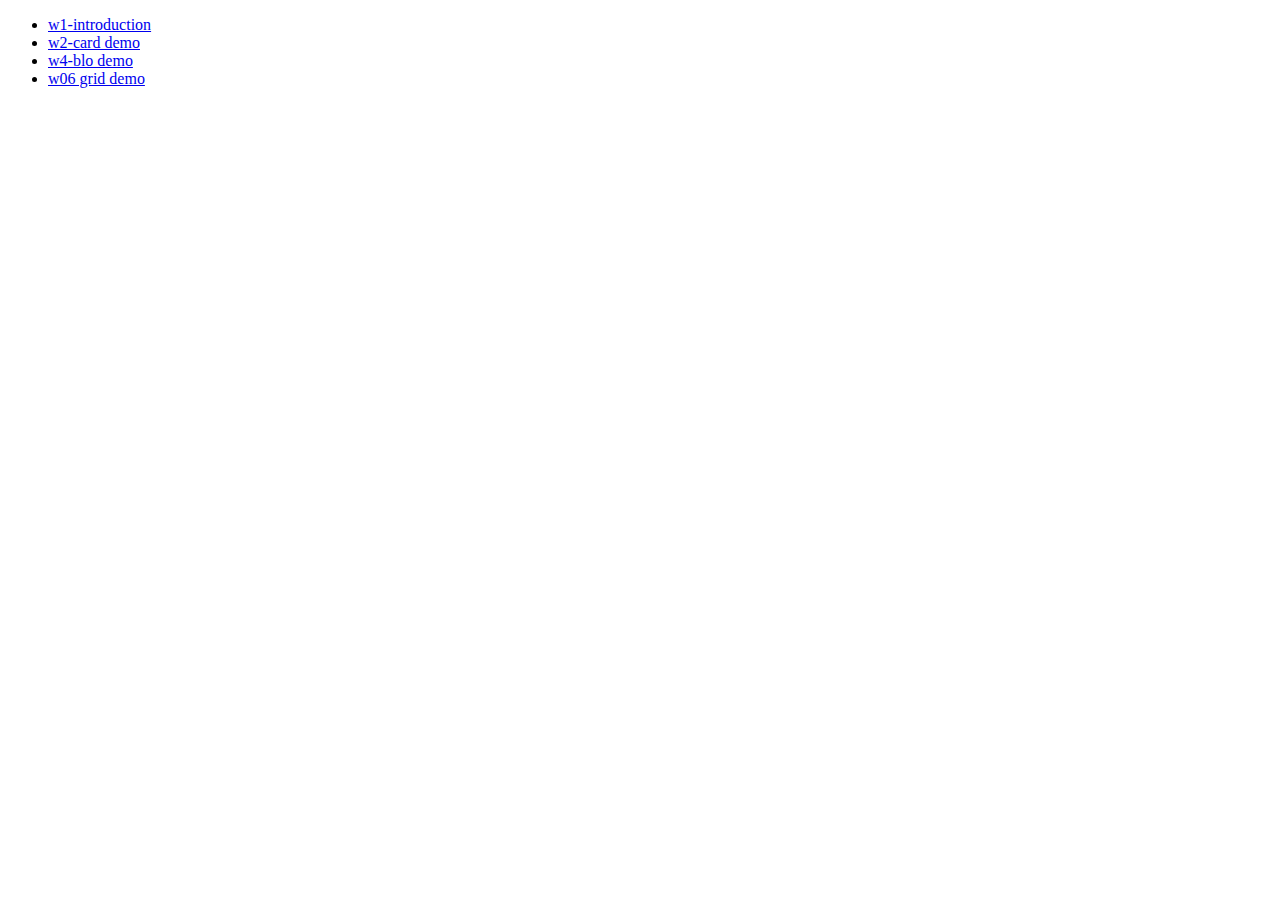
<file: index.html>
<!DOCTYPE html>
<html lang="en">
<head>
    <meta charset="UTF-8">
    <meta http-equiv="X-UA-Compatible" content="IE=edge">
    <meta name="viewport" content="width=device-width, initial-scale=1.0">
    <title>My homepage</title>
</head>
<body>


    
    <div>

      <ul>
        <li>
            <a href="./demo/w01_11/">w1-introduction</a>
        </li>
            <li>
                <a href="./demo/w02_11/card_11.html" >w2-card demo</a>
            </li>
            <li>
                <a href="./demo/w04_11/blog_11.html">w4-blo demo</a>
            </li>
            <li>
                <a href="./demo/w06_11/blog_11.html" >w06 grid demo</a>
            </li>

        </ul>
    </div>
</body>
</file>
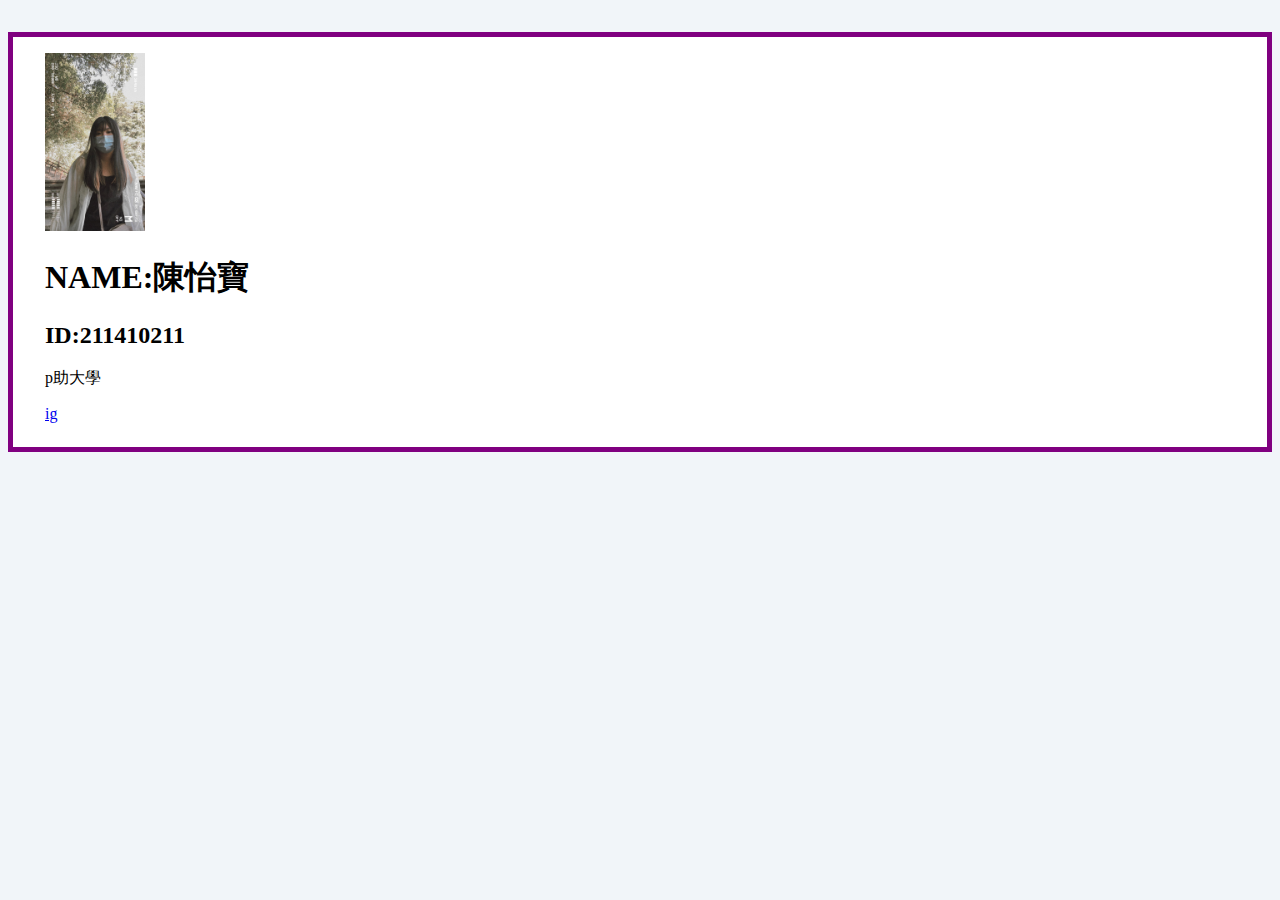
<file: demo/w01_11/index.html>
<!DOCTYPE html>
<html lang="en">
    <head>
        <meta charset="UTF-8">
        <meta http-equiv="X-UA-Compatible" content="IE=edge">
        <meta name="viewport" content="width=device-width, initial-scale=1.0">
        <title>Introduction</title>
    </head>
    <body>
        <style>
            body{
                background:#f1f5f9;
            }
            .container{
                background:#fff;
                max-height: 1000PX;
                margin: 2rem auto;
                border: 5px solid purple;
                padding: 1rem 2rem 1.5rem 2rem;
            }
            img{
                margin:0 auto ;
            }
        </style>
        <div class="container">
        <img src="./IMG_2625.png" width="100" alt="下載">
        <h1>NAME:陳怡寶</h1>
        <h2>ID:211410211</h2>
        <P>p助大學</P>
        <a href="https://www.instagram.com/yb0519.x_x/">ig</a>
        <div>
    </body>
</html>
</file>
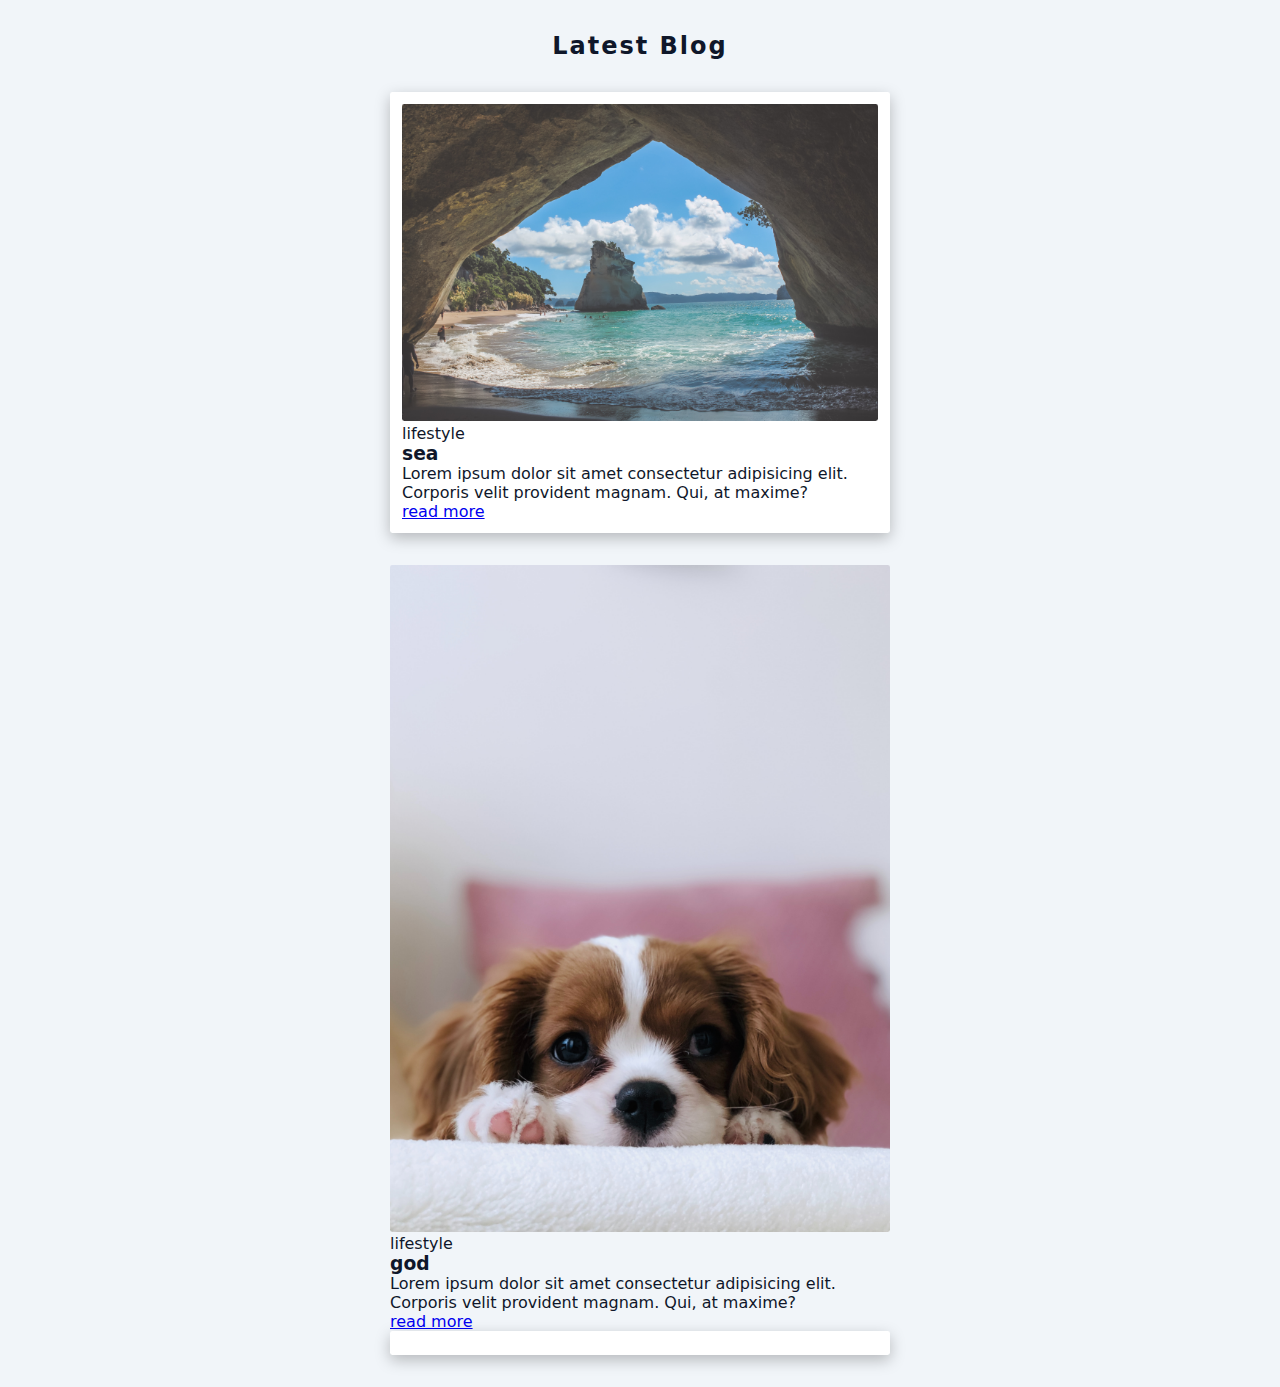
<file: w03_11/blog_11.html>
<!DOCTYPE html>
<html lang="en">
  <head>
    <meta charset="UTF-8"/>
    <meta hppt-equiv="X-UA-compatible" content="IE=edge"/>
    <meta name="viewport" content="width=device-width, inital-scale=1.0">
    <title>Blog Demo</title>
    <link rel="stylesheet" href="./blog_11.css" />
  </head>
  <body>
        <section ciass="blogs">
            <!--Blogs,all the settings will put in here.-->
            <div class="section-title">
                <h2>latest blog</h2>
            </div>
            <!--Two blogs' content will be here.-->
            <div class="blogs-center">
                <!--Blogs one.-->
                <article class="blog">
                    <!--Image-->
                    <img
                    src="./jpg/marina-YmQ0-nmWcV0-unsplash.jpg"
                    alt="sea photo"
                    class="img blog-img"
                    />
                    <!--Contents.-->
                    <span>lifestyle</span>
                    <h3>sea</h3>
                    <p>Lorem ipsum dolor sit amet consectetur adipisicing elit. Corporis velit provident magnam. Qui, at maxime?</p>
                    <a href="#">read more</a>
                </article>
                <!--Blogs<article class="blog">
                    <!--Image-->
                    <img
                    src="./jpg/t-r-photography-TzjMd7i5WQI-unsplash.jpg"
                    alt="dog photo"
                    class="img blog-img"
                    />
                    <!--Contents.-->
                    <span>lifestyle</span>
                    <h3>god</h3>
                    <p>Lorem ipsum dolor sit amet consectetur adipisicing elit. Corporis velit provident magnam. Qui, at maxime?</p>
                    <a href="#">read more</a>
                </article two.-->


                <article class="blog">

                </article>
            </div>
        </section>
  </body>
</html>
</file>
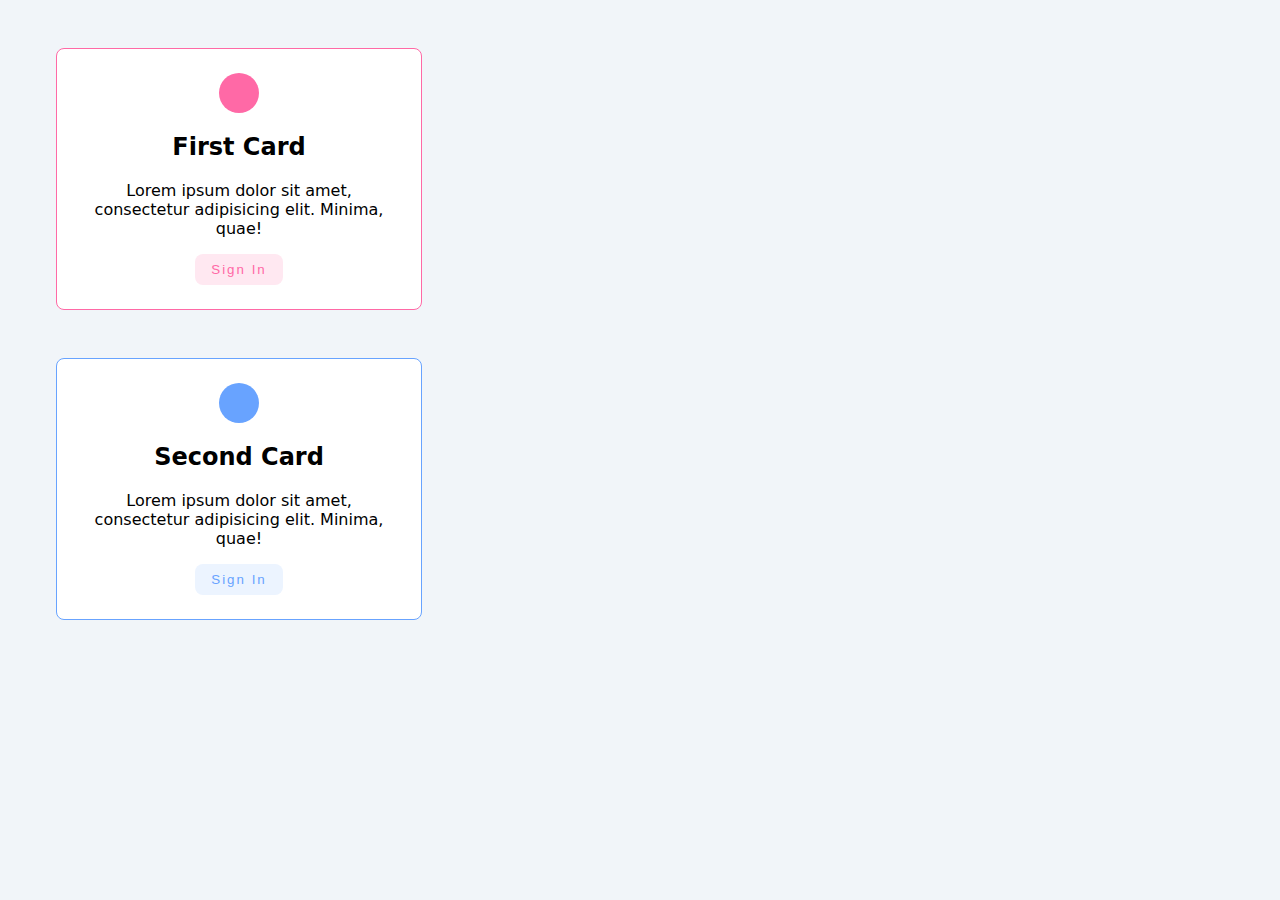
<file: demo/cards/card_xx.html>
<!DOCTYPE html>
<html lang="en">
  <head>
    <meta charset="UTF-8" />
    <meta http-equiv="X-UA-Compatible" content="IE=edge" />
    <meta name="viewport" content="width=device-width, initial-scale=1.0" />
    <title>Card Demo</title>
    <link rel="stylesheet" href="./card_xx.css" />
  </head>
  <body>
    <div class="card card-1">
      <div class="icon"></div>
      <h2>First Card</h2>
      <p>
        Lorem ipsum dolor sit amet, consectetur adipisicing elit. Minima, quae!
      </p>
      <button class="btn btn-1">sign in</button>
    </div>
    <div class="card card-2">
      <div class="icon"></div>
      <h2>Second Card</h2>
      <p>
        Lorem ipsum dolor sit amet, consectetur adipisicing elit. Minima, quae!
      </p>
      <button class="btn btn-2">sign in</button>
    </div>
  </body>
</html>
</file>
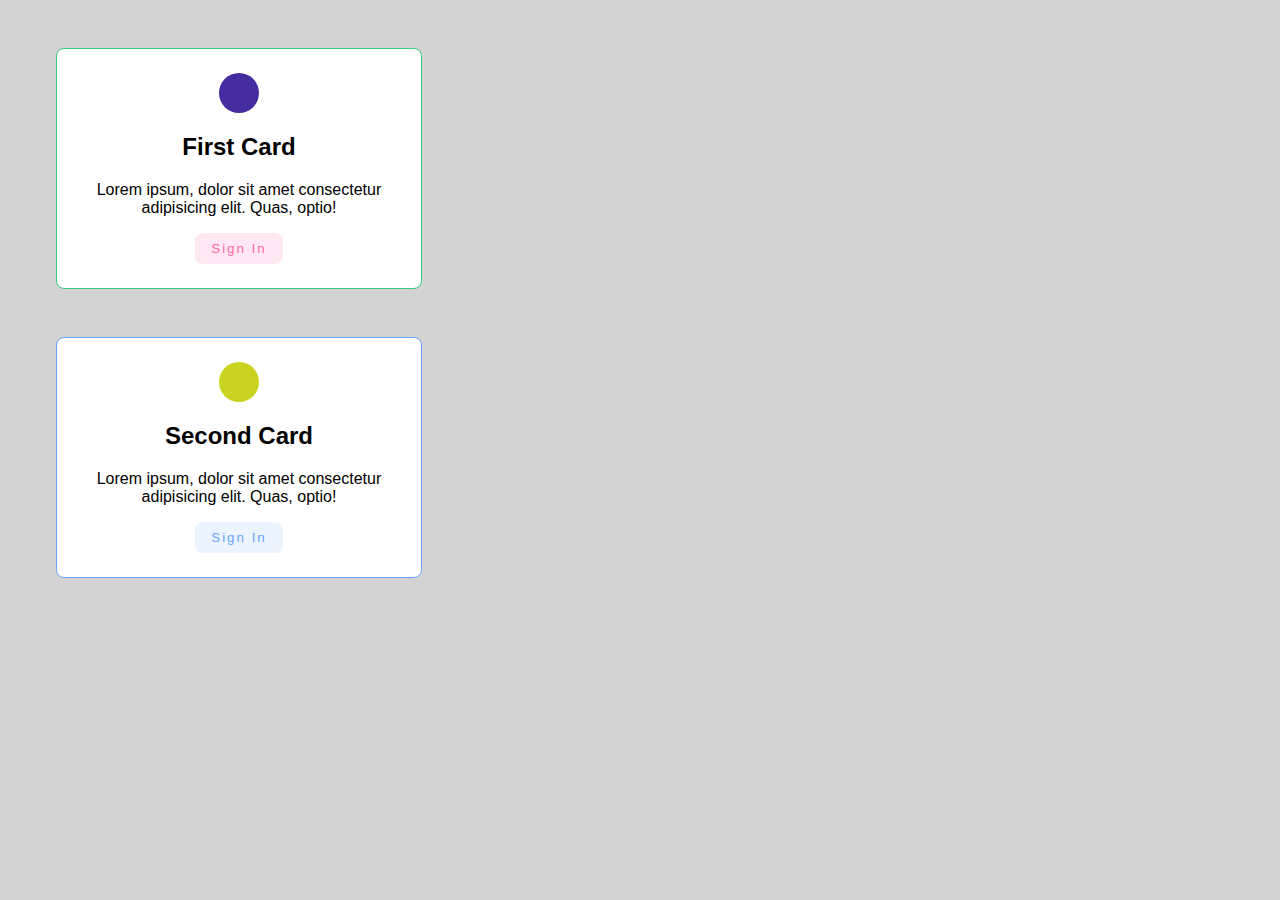
<file: demo/w02_11/card_11.html>
<!DOCTYPE html>
<html lang="en">
  <head>
    <meta charset="UTF-8" />
    <meta http-equiv="X-UA-Compatible" content="IE=edge" />
    <meta name="viewport" content="width=device-width, initial-scale=1.0" />
    <title>Card Demo</title>
    <link rel="stylesheet" href="./card_11.css" />
  </head>
  <body>
    <div class="card card-1">
      <div class="icon"></div>
      <h2>First Card</h2>
      <p>
        Lorem ipsum, dolor sit amet consectetur adipisicing elit. Quas, optio!
      </p>
      <button class="button button-1">sign in</button>
    </div>
    <div class="card card-2">
      <div class="icon"></div>
      <h2>Second Card</h2>
      <p>
        Lorem ipsum, dolor sit amet consectetur adipisicing elit. Quas, optio!
      </p>
      <button class="button button-2">sign in</button>
    </div>
  </body>
</html>
</file>
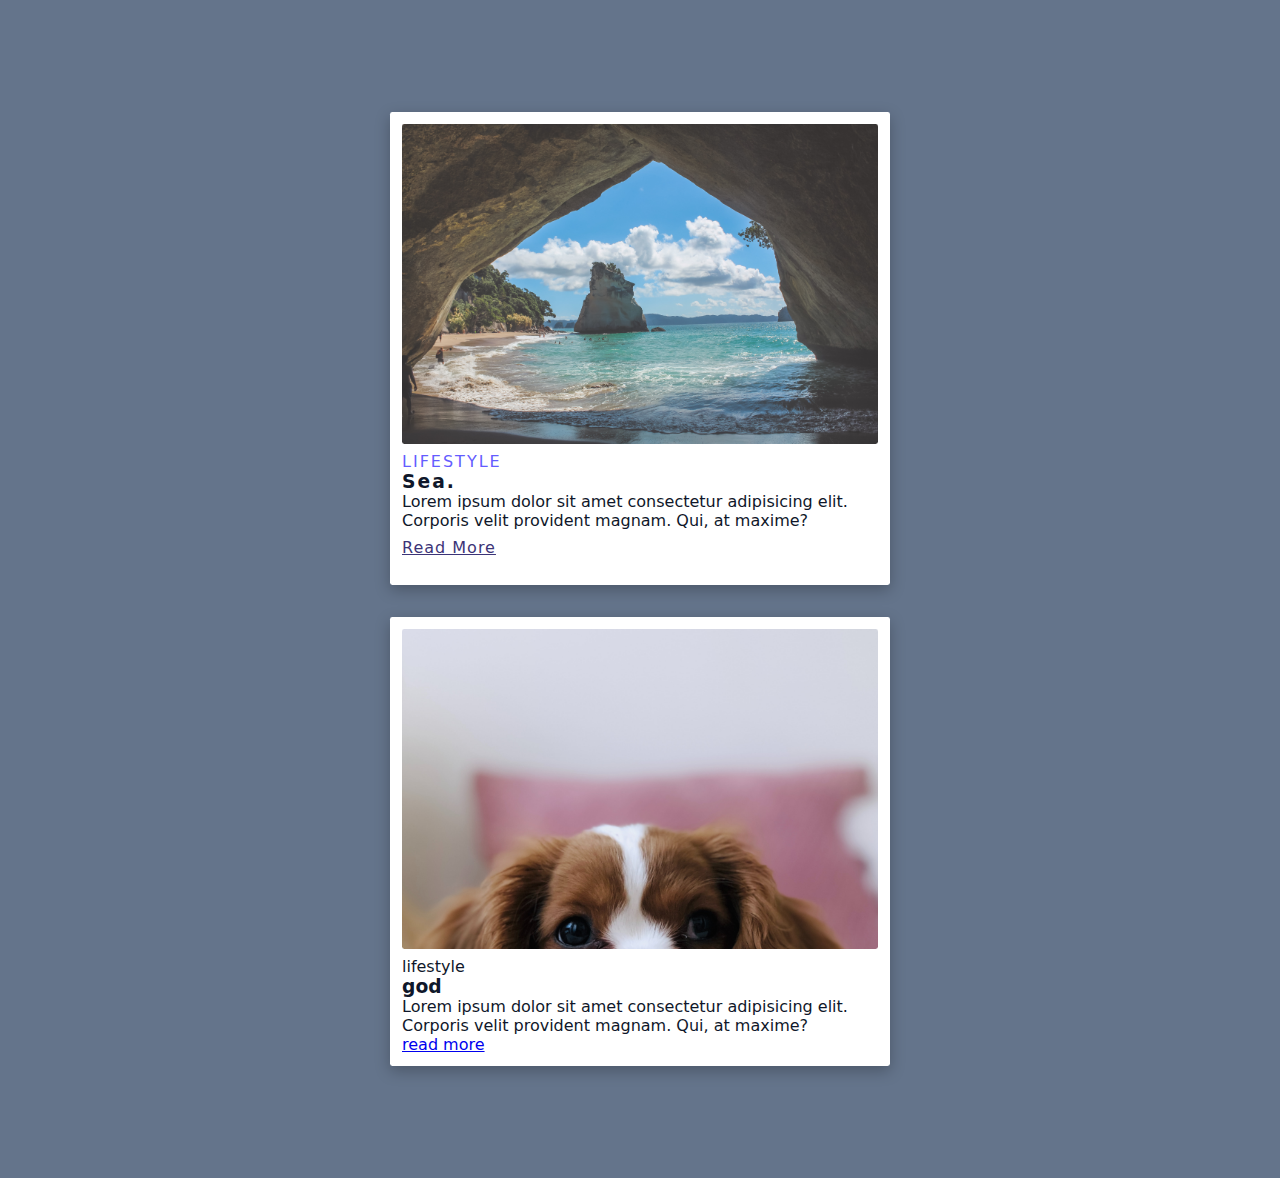
<file: demo/w04_11/blog_11.html>
<!DOCTYPE html>
<html lang="en">
   <head>
        <meta charset="UTF-8" />
        <meta hppt-equiv="X-UA-compatible" content="IE=edge" />
        <meta name="viewport" content="width=device-width, inital-scale=1.0">
        <title>Blog Demo</title>
        <link rel="stylesheet" href="https://cdnjs.cloudflare.com/ajax/libs/font-awesome/6.2.0/css/all.min.css"
            integrity="sha512-xh6O/CkQoPOWDdYTDqeRdPCVd1SpvCA9XXcUnZS2FmJNp1coAFzvtCN9BmamE+4aHK8yyUHUSCcJHgXloTyT2A=="
            crossorigin="anonymous" referrerpolicy="no-referrer" />
        <link rel="stylesheet" href="./blog_11.css" />
    </head>
    <body>
        <section class="blogs">
            <!--Blogs,all the settings will put in here.-->
            <div class="section-title">
            </div>
            <!--Two blogs' content will be here.-->
            <div class="blogs-center">
                <!--Blogs one.-->
                <article class="blog">
                    <!--Image-->
                    <img src="./jpg/marina-YmQ0-nmWcV0-unsplash.jpg" alt="sea photo" class="img blog-img" />
                    <!--Contents.-->
                    <div class="blog-content">
                        <span>lifestyle <i class="fa-regular fa-fish"></i></span>
                        <h3>sea.</h3>
                        <p>Lorem ipsum dolor sit amet consectetur adipisicing elit. Corporis velit provident magnam. Qui, at
                            maxime?</p>
                        <a href="#">read more</a>
                    </div>
                </article>
                <!--Blogs-->
                <article class="blog">
                    <!--Image-->
                    <img src="./jpg/t-r-photography-TzjMd7i5WQI-unsplash.jpg" alt="dog photo" class="img blog-img" />
                    <!--Contents.-->
                    <div class="big-content">
                        <span>lifestyle <i class="fa-light fa-dog"></i></span>
                        <h3>god</h3>
                        <p>Lorem ipsum dolor sit amet consectetur adipisicing elit. Corporis velit provident magnam. Qui, at
                            maxime?</p>
                        <a href="#">read more</a>
                    <div>    
                </article>
            </div>
        </section>
    </body>
</html>
</file>
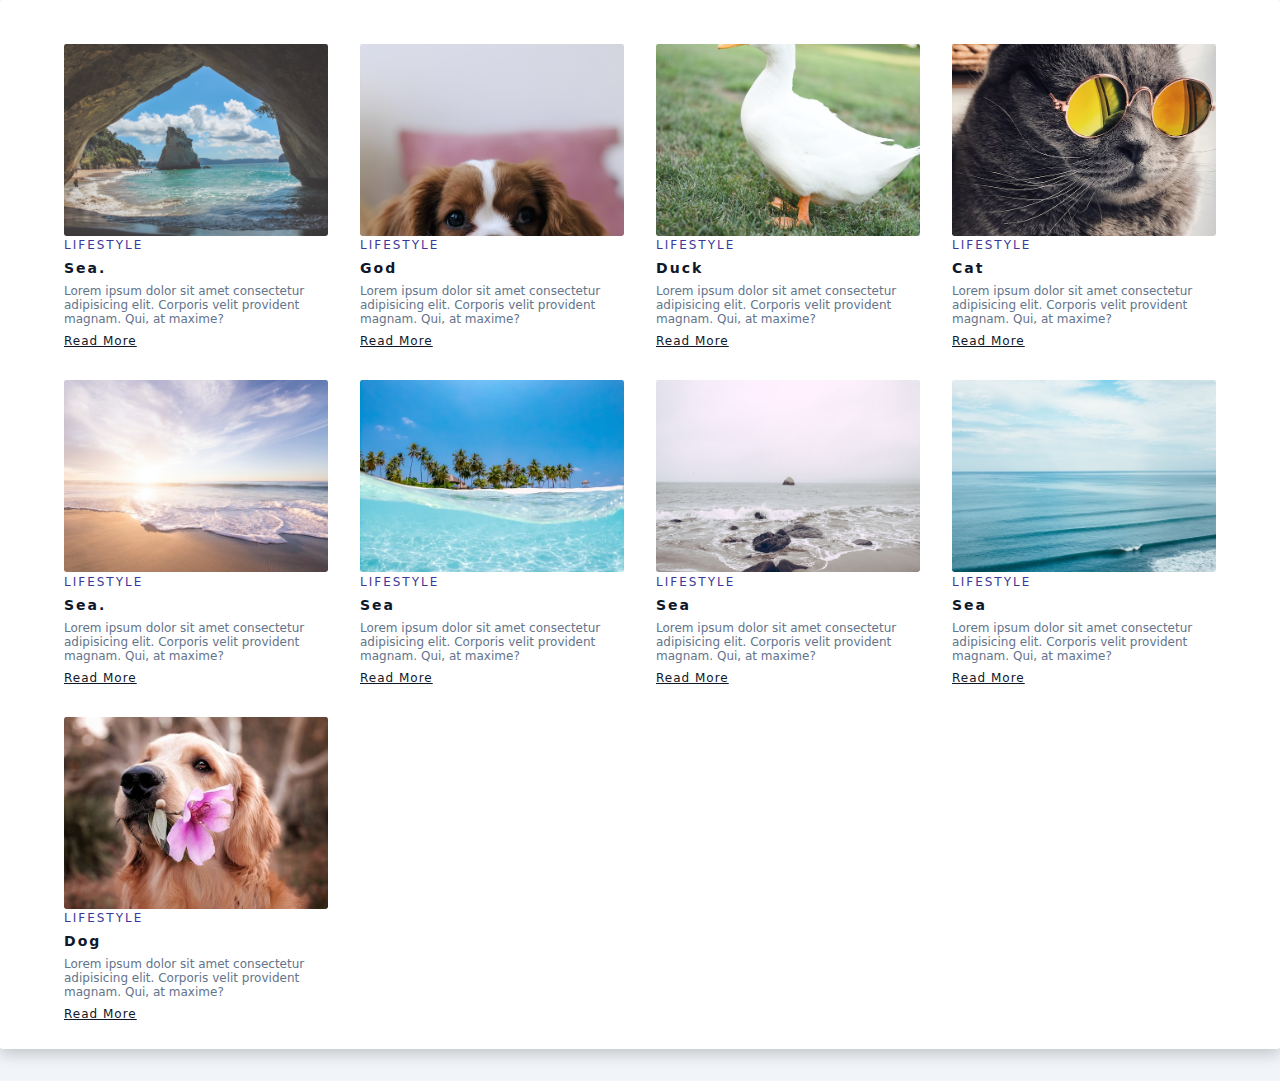
<file: demo/w05_11/blog_11.html>
<!DOCTYPE html>
<html lang="en">
  <head>
    <meta charset="UTF-8"/>
    <meta hppt-equiv="X-UA-compatible" content="IE=edge"/>
    <meta name="viewport" content="width=device-width, inital-scale=1.0">
    <title>Blog Demo</title>
    <link 
        rel="stylesheet" 
        href="https://cdnjs.cloudflare.com/ajax/libs/font-awesome/6.2.0/css/all.min.css" 
        integrity="sha512-xh6O/CkQoPOWDdYTDqeRdPCVd1SpvCA9XXcUnZS2FmJNp1coAFzvtCN9BmamE+4aHK8yyUHUSCcJHgXloTyT2A=="
        crossorigin="anonymous" 
        referrerpolicy="no-referrer" 
    />
    <link rel="stylesheet" href="./blog_11.css" />
  </head>
  <body>
    <section class="blogs">
    <!--Blogs,all the settings will put in here.-->
    <div class="section-title">
    </div>
    <!--Two blogs' content will be here.-->
    <div class="blogs-center">
        <!--Blogs one.-->
      <article class="blog">
            <!--Image-->
            <img
            src="./marina-YmQ0-nmWcV0-unsplash.jpg"
            alt="sea photo"
            class="img blog-img"
            />
            <!--Contents.-->
        <div class="blog-content">
            <span>lifestyle <i class="fa-regular fa-fish"></i></span>
            <h3>sea.</h3>
            <p>Lorem ipsum dolor sit amet consectetur adipisicing elit. Corporis velit provident magnam. Qui, at maxime?</p>
            <a href="#">read more</a>
        </div>    
        </article>
        <!--Blogs-->
        <article class="blog">
            <!--Image-->
            <img
            src="./t-r-photography-TzjMd7i5WQI-unsplash.jpg"
            alt="dog photo"
            class="img blog-img"
            />
            <!--Contents.-->
        <div class="big-content"></div>    
            <span>lifestyle <i class="fa-light fa-dog"></i></span>
            <h3>god</h3>
            <p>Lorem ipsum dolor sit amet consectetur adipisicing elit. Corporis velit provident magnam. Qui, at maxime?</p>
            <a href="#">read more</a>
        </article>
        <article class="blog">
            <!--Image-->
            <img
            src="./photo-3.jpg"
            alt=" photo"
            class="img blog-img"
            />
        <div class="big-content"></div>    
            <!--Contents.-->
            <span>lifestyle <i class="fa-light fa-dog"></i></span>
            <h3>duck</h3>
            <p>Lorem ipsum dolor sit amet consectetur adipisicing elit. Corporis velit provident magnam. Qui, at maxime?</p>
            <a href="#">read more</a>
        </article>
        <article class="blog">
            <!--Image-->
            <img
            src="./photo-4.jpg"
            alt="photo"
            class="img blog-img"
            >
            <!--Contents.-->
        <div class="big-cntent"></div>    
            <span>lifestyle <i class="fa-light fa-dog"></i></span>
            <h3>cat</h3>
            <p>Lorem ipsum dolor sit amet consectetur adipisicing elit. Corporis velit provident magnam. Qui, at maxime?</p>
            <a href="#">read more</a>
        </article>
        <article class="blog">
            <!--Image-->
            <img
            src="./photo-5.jpg"
            alt="sea photo"
            class="img blog-img"
            />
            <!--Contents.-->
        <div class="blog-content">
            <span>lifestyle <i class="fa-regular fa-fish"></i></span>
            <h3>sea.</h3>
            <p>Lorem ipsum dolor sit amet consectetur adipisicing elit. Corporis velit provident magnam. Qui, at maxime?</p>
            <a href="#">read more</a>
        </div>   
        </article>
        <!--Blogs-->
        <article class="blog">
            <!--Image-->
            <img
            src="./photo-6.jpg"
            alt="dog photo"
            class="img blog-img"
            />
            <!--Contents.-->
        <div class="blog-content"></div>   
            <span>lifestyle <i class="fa-light fa-dog"></i></span>
            <h3>sea</h3>
            <p>Lorem ipsum dolor sit amet consectetur adipisicing elit. Corporis velit provident magnam. Qui, at maxime?</p>
            <a href="#">read more</a>
        </article>
        <article class="blog">
            <!--Image-->
            <img
            src="./photo-7.jpg"
            alt=" photo"
            class="img blog-img"
            />
            <!--Contents.-->
        <div class="blog-content"></div>    
            <span>lifestyle <i class="fa-light fa-dog"></i></span>
            <h3>sea</h3>
            <p>Lorem ipsum dolor sit amet consectetur adipisicing elit. Corporis velit provident magnam. Qui, at maxime?</p>
            <a href="#">read more</a>
        </article>
        <article class="blog">
            <!--Image-->
            <img
            src="./photo-8.jpg"
            alt="photo"
            class="img blog-img"
            >
            <!--Contents.-->
        <div class="blog-content"></div>
            <span>lifestyle <i class="fa-light fa-dog"></i></span>
            <h3>sea</h3>
            <p>Lorem ipsum dolor sit amet consectetur adipisicing elit. Corporis velit provident magnam. Qui, at maxime?</p>
            <a href="#">read more</a>
        </article>
        <article class="blog">
            <!--Image-->
            <img
            src="./photo-9.jpg"
            alt="photo"
            class="img blog-img"
            >
            <!--Contents.-->
        <div class="blog-content"></div>    
            <span>lifestyle <i class="fa-light fa-dog"></i></span>
            <h3>dog</h3>
            <p>Lorem ipsum dolor sit amet consectetur adipisicing elit. Corporis velit provident magnam. Qui, at maxime?</p>
            <a href="#">read more</a>
        </article>
    </div>
    </section>    
  </body>
</html>
</file>
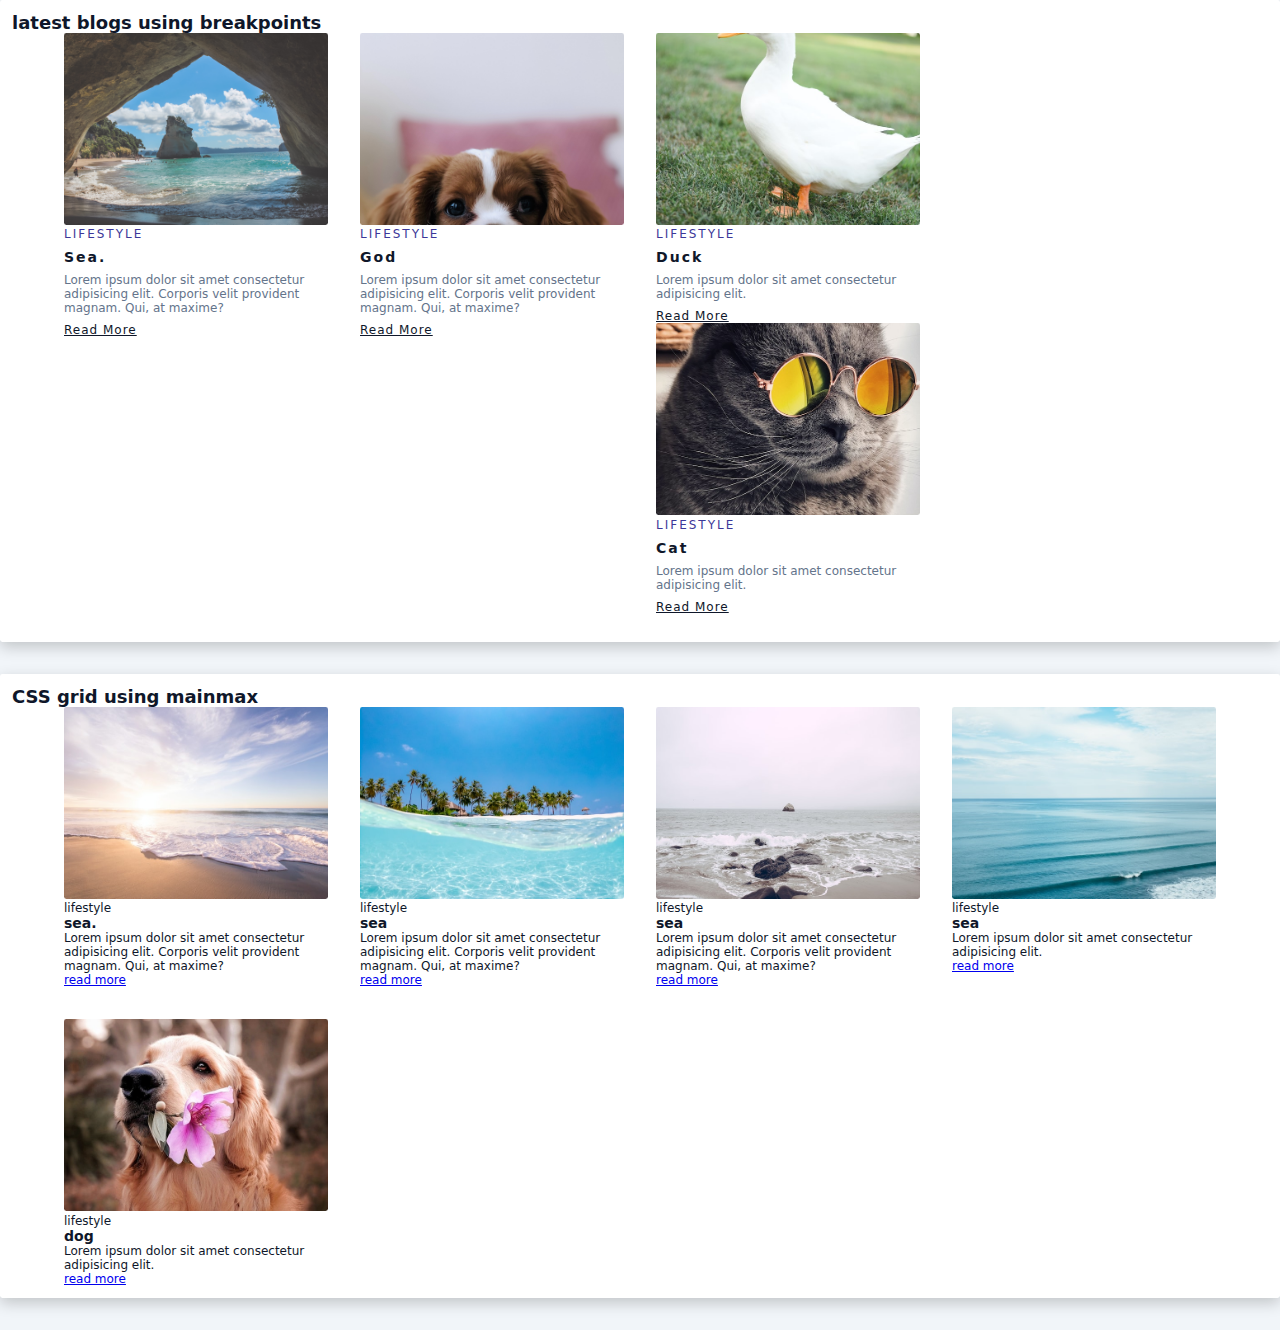
<file: demo/w06_11/blog_11.html>
<!DOCTYPE html>
<html lang="en">
<head>
    <meta charset="UTF-8"/>
    <meta hppt-equiv="X-UA-compatible" content="IE=edge"/>
    <meta name="viewport" content="width=device-width, inital-scale=1.0">
    <title>Blog Demo</title>
    <link rel="stylesheet" href="https://cdnjs.cloudflare.com/ajax/libs/font-awesome/6.2.0/css/all.min.css" integrity="sha512-xh6O/CkQoPOWDdYTDqeRdPCVd1SpvCA9XXcUnZS2FmJNp1coAFzvtCN9BmamE+4aHK8yyUHUSCcJHgXloTyT2A=="crossorigin="anonymous" referrerpolicy="no-referrer" >
    <link rel="stylesheet" href="./blog_11.css" />
</head>
<body>
    <section class="blogs">
    <!--Blogs,all the settings will put in here.-->
        <div class="section-title">
            <h2> latest blogs using breakpoints </h2>
        </div>
    <!--Two blogs' content will be here.-->
        <div class="blogs-center">   
        <!--Blogs one.-->
            <article class="blog">
             <!--Image-->
                <img
                src="./marina-YmQ0-nmWcV0-unsplash.jpg"
                alt="sea photo"
                class="img blog-img"
            />
              <!--Contents.-->
                <div class="blog-content">
                    <span>lifestyle <i class="fa-solid fa-fire"></i></span>
                    <h3>sea.</h3>
                    <p>Lorem ipsum dolor sit amet consectetur adipisicing elit. Corporis velit provident magnam. Qui, at maxime?</p>
                    <a href="#">read more</a>
                </div>    
            </article>       
            <!--Blogs-->
            <article class="blog">
                <!--picture-->
                <img
                src="./t-r-photography-TzjMd7i5WQI-unsplash.jpg"
                alt="dog photo"
                class="img blog-img"/>
                <!--Contents.-->
                <div class="big-content">    
                    <span>lifestyle <i class="fa-solid fa-mug-saucer"></i></span>
                    <h3>god</h3>
                    <p>Lorem ipsum dolor sit amet consectetur adipisicing elit. Corporis velit provident magnam. Qui, at maxime?</p>
                    <a href="#">read more</a>
                </div>
            </article>
            <article class="blog">
                <!--Image-->
                <img
                src="./photo-3.jpg"
                alt=" photo"
                class="img blog-img"/>
                <div class="big-content">    
                     <!--Contents.-->
                    <span>lifestyle <i class="fa-light fa-header"></i></span>
                    <h3>duck</h3>
                    <p>Lorem ipsum dolor sit amet consectetur adipisicing elit. </p>
                    <a href="#">read more</a>
                </div class="blog-content">    
            <article class="blog">
            <!--Image-->
                    <img
                    src="./photo-4.jpg"
                    alt="photo"
                    class="img blog-img"
                >
                  <!--contern-->     
                <div class="blog-cntent">   
                    <span>lifestyle <i class="fa-solid fa-mug-saucer"></i></span>
                    <h3>cat</h3>
                    <p>Lorem ipsum dolor sit amet consectetur adipisicing elit. </p>
                    <a href="#">read more</a>
                <div>
            </article>
        </div>
        </section>   
        <section class="blogs">
            <div class="section-title">
                <h2>CSS grid using mainmax</h2>
            </div>
            <div class="blogs-center2">
                <article class="blog">    
                <!--Image-->
                <img
                src="./photo-5.jpg"
                alt="sea photo"
                class="img blog-img"
                />
                <!--Contents.-->
            <div class="blog-content">
                <span>lifestyle <i class="fa-regular fa-fish"></i></span>
                <h3>sea.</h3>
                <p>Lorem ipsum dolor sit amet consectetur adipisicing elit. Corporis velit provident magnam. Qui, at maxime?</p>
                <a href="#">read more</a>
            </div>   
        </article>
            <!--Blogs-->
        <article class="blog">
                <!--Image-->
                <img
                src="./photo-6.jpg"
                alt="dog photo"
                class="img blog-img"/>
            
                <!--Contents.-->
            <div class="blog-content"> 
                <span>lifestyle <i class="fa-solid fa-fire"></i></span>
                <h3>sea</h3>
                <p>Lorem ipsum dolor sit amet consectetur adipisicing elit. Corporis velit provident magnam. Qui, at maxime?</p>
                <a href="#">read more</a>
            </div>    
        </article>
        <article class="blog">
                <!--Image-->
                <img
                src="./photo-7.jpg"
                alt=" photo"
                class="img blog-img"/>
                <!--Contents.-->
            <div class="blog-content">   
                    <span>lifestyle <i class="fa-light fa-heart"></i></span>
                    <h3>sea</h3>
                    <p>Lorem ipsum dolor sit amet consectetur adipisicing elit. Corporis velit provident magnam. Qui, at maxime?</p>
                    <a href="#">read more</a>
            </div> 
        </article>
        <article class="blog">
                <!--Image-->
                <img
                src="./photo-8.jpg"
                alt="photo"
                class="img blog-img"
                >
                <!--Contents.-->
            <div class="blog-content">
                <span>lifestyle <i class="fa-solid fa-heart"></i></span>
                <h3>sea</h3>
                <p>Lorem ipsum dolor sit amet consectetur adipisicing elit. </p>
                <a href="#">read more</a>
            <div>
        </article>
        <article class="blog">
                <!--Image-->
                <img
                src="./photo-9.jpg"
                alt="photo"
                class="img blog-img"
                >
                <!--Contents.-->
            <div class="blog-content"></div>    
                <span>lifestyle <i class="fa-light fa-dog"></i></span>
                <h3>dog</h3>
                <p>Lorem ipsum dolor sit amet consectetur adipisicing elit.</p>
                <a href="#">read more</a>
            <div> 
        </article>
    </section>  
</body>
</html>
</file>
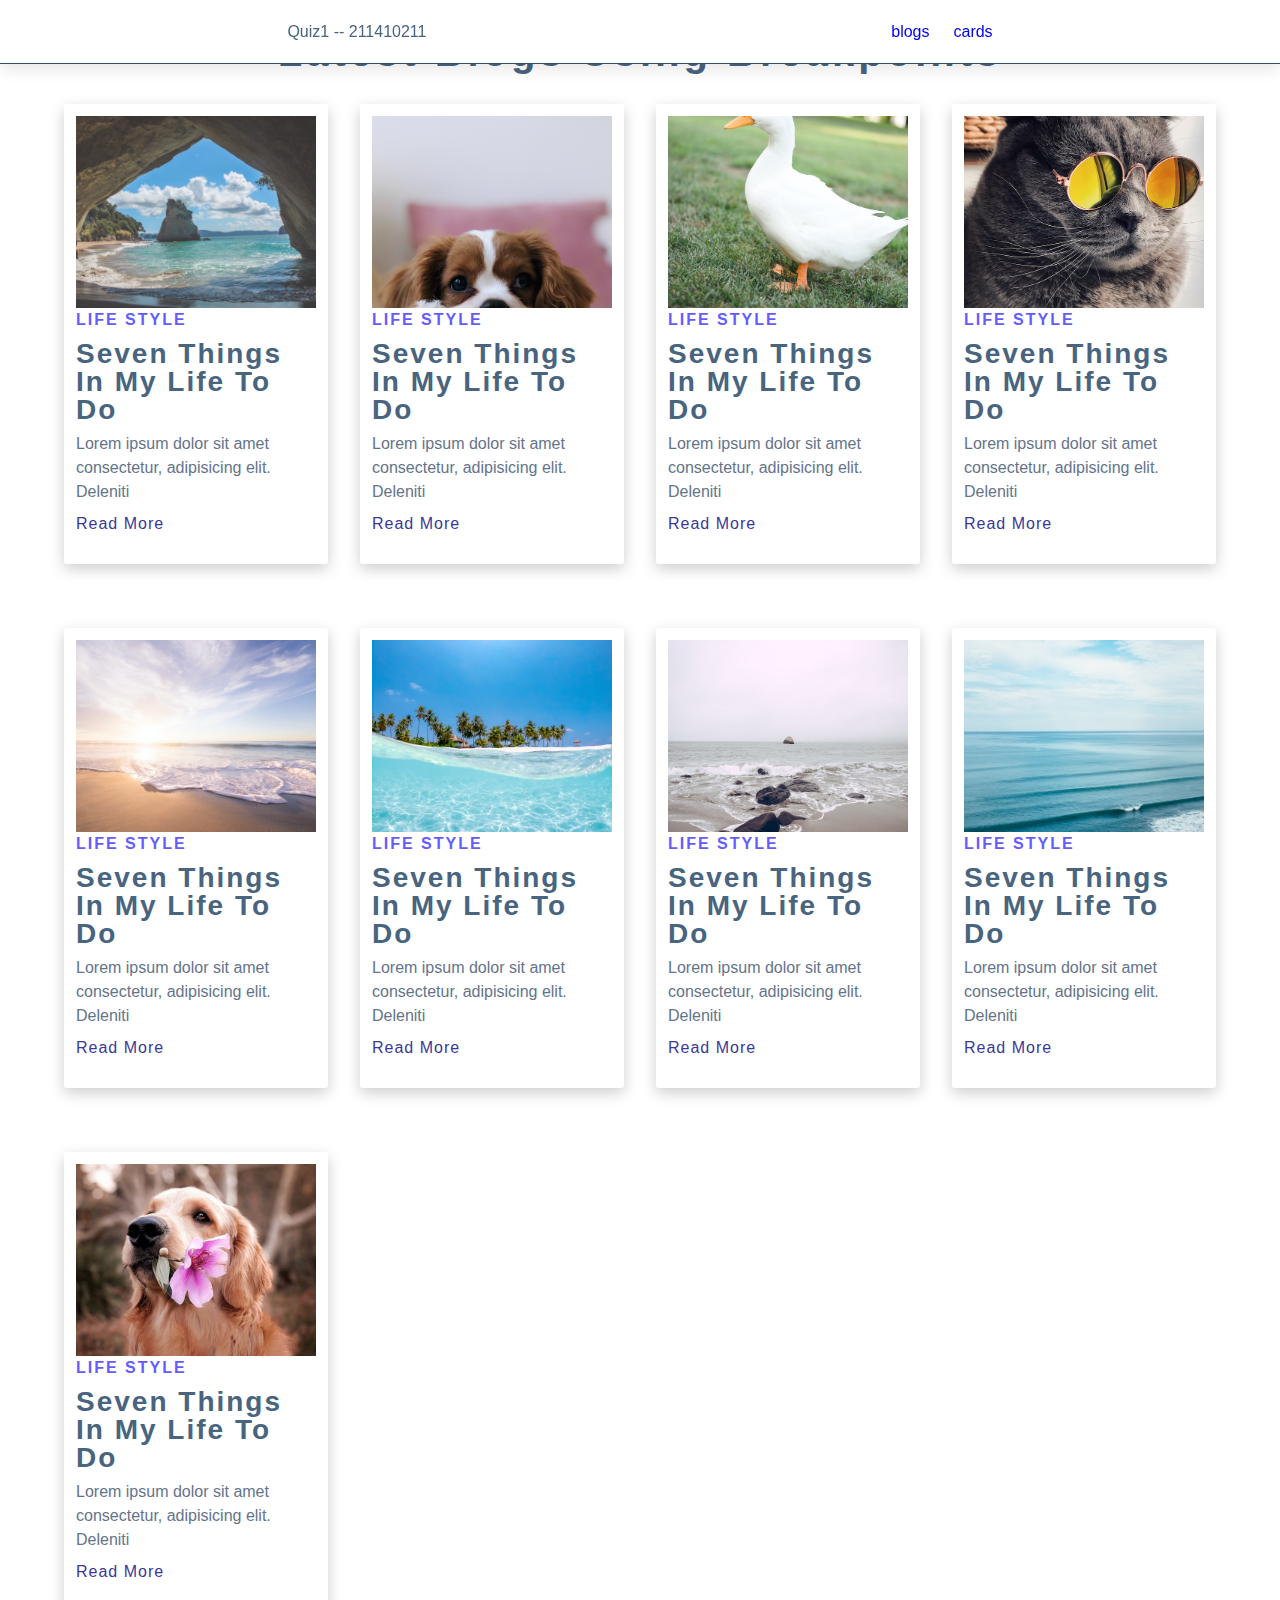
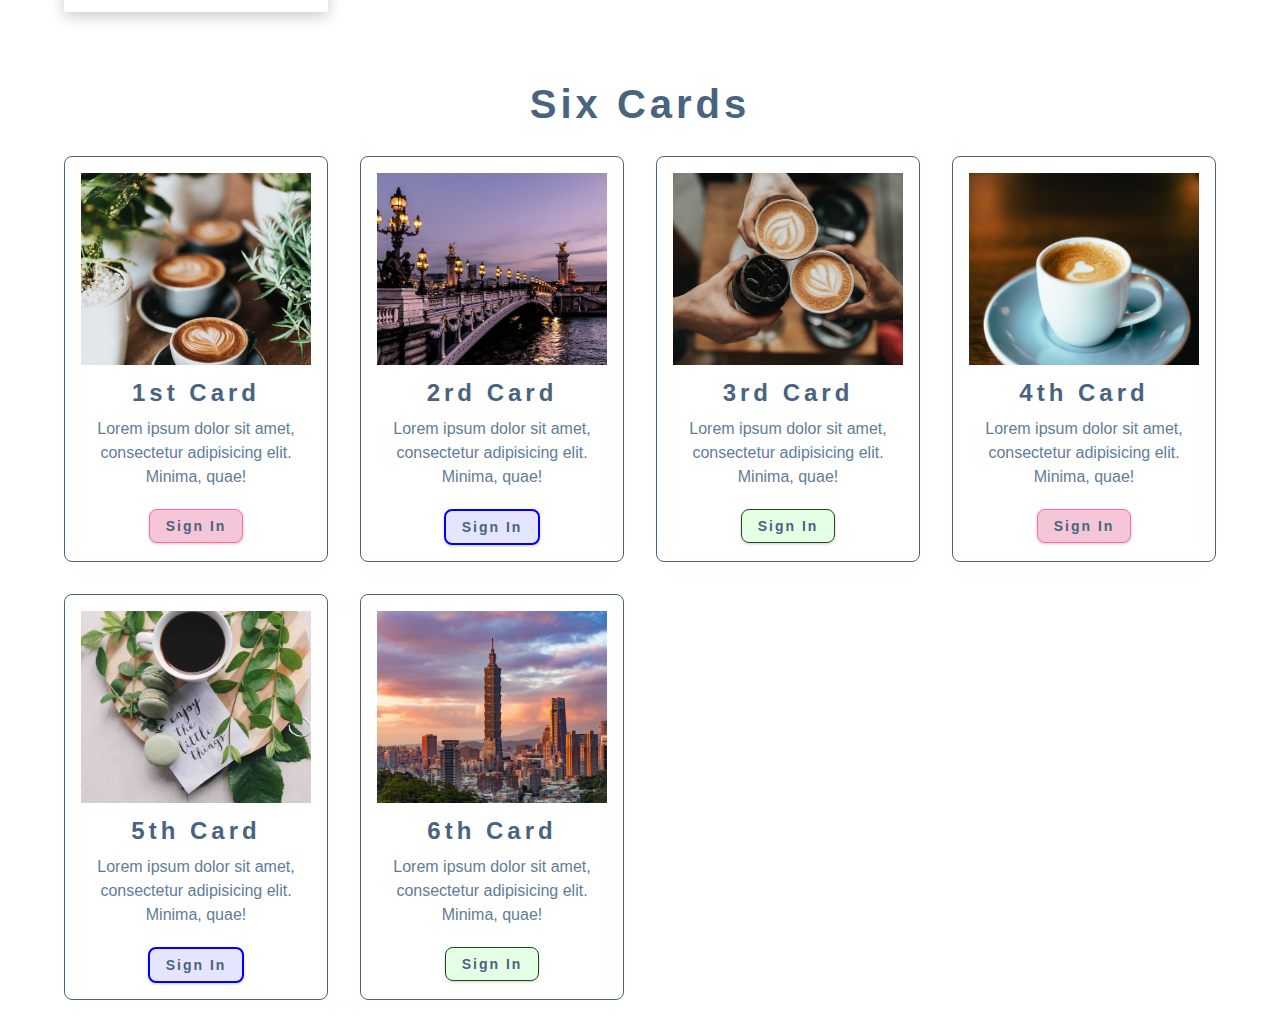
<file: demo/w08_11/landing_11.html>
<!DOCTYPE html>
<html lang="en">
  <head>
    <meta charset="UTF-8" />
    <meta http-equiv="X-UA-Compatible" content="IE=edge" />
    <meta name="viewport" content="width=device-width, initial-scale=1.0" />
    <title>Quiz 1 Navbar and Answers</title>
    <link rel="stylesheet" href="./cards/css/style_11.css">
  </head>
  <body>
    <!-- navbar -->
    <nav class="navbar navbar-fixed" id="navbar">
      <div class="navbar-center">
        <!-- nav header -->
        <div class="navbar-header">
        Quiz1 -- 211410211
        </h3>
        </div>
        <!-- nav links -->
        <ul class="navbar-links">
          <li>
            <a href="#section-blogs">blogs</a>
          </li>
          <li>
            <a href="#section-cards">cards</a>
          </li>
        </ul>
      </div>
    </nav>

    <section class="blogs" id="section-blogs">
      <div class="section-title">
        <h2>Latest Blogs Using Breakpoints</h2>
      </div>
      <div class="blogs-center">
        <article class="blog">
          <img
            src="/demo/w06_11/marina-YmQ0-nmWcV0-unsplash.jpg"
            alt="life photo"
            class="img blog-image"
          />
          <div class="blog-content">
            <span
              >Life Style <i class="fa-sharp fa-solid fa-mountain-sun"></i
            ></span>
            <h3>seven things in my life to do</h3>
            <p>
              Lorem ipsum dolor sit amet consectetur, adipisicing elit. Deleniti
            </p>
            <a href="#">read more</a>
          </div>
        </article>
        <article class="blog">
          <img
            src="/demo/w06_11//t-r-photography-TzjMd7i5WQI-unsplash.jpg"
            alt="life photo"
            class="img blog-image"
          />
          <div class="blog-content">
            <span
              >Life Style <i class="fa-sharp fa-solid fa-mountain-sun"></i
            ></span>
            <h3>seven things in my life to do</h3>
            <p>
              Lorem ipsum dolor sit amet consectetur, adipisicing elit. Deleniti
            </p>
            <a href="#">read more</a>
          </div>
        </article>
        <article class="blog">
          <img
            src="/demo/w06_11//photo-3.jpg"
            alt=" photo"
            class="img blog-image"
          />
          <div class="blog-content">
            <span
              >Life Style <i class="fa-sharp fa-solid fa-mountain-sun"></i
            ></span>
            <h3>seven things in my life to do</h3>
            <p>
              Lorem ipsum dolor sit amet consectetur, adipisicing elit. Deleniti
            </p>
            <a href="#">read more</a>
          </div>
        </article>
        <article class="blog">
          <img
            src="/demo/w06_11//photo-4.jpg"
            alt=" photo"
            class="img blog-image"
          />
          <div class="blog-content">
            <span
              >Life Style <i class="fa-sharp fa-solid fa-mountain-sun"></i
            ></span>
            <h3>seven things in my life to do</h3>
            <p>
              Lorem ipsum dolor sit amet consectetur, adipisicing elit. Deleniti
            </p>
            <a href="#">read more</a>
          </div>
        </article>
        <article class="blog">
          <img
            src="/demo/w06_11//photo-5.jpg"
            alt="sea photo"
            class="img blog-image"
          />
          <div class="blog-content">
            <span
              >Life Style <i class="fa-sharp fa-solid fa-mountain-sun"></i
            ></span>
            <h3>seven things in my life to do</h3>
            <p>
              Lorem ipsum dolor sit amet consectetur, adipisicing elit. Deleniti
            </p>
            <a href="#">read more</a>
          </div>
        </article>
        <article class="blog">
          <img
            src="/demo/w06_11//photo-6.jpg"
            alt="dog photo"
            class="img blog-image"
          />
          <div class="blog-content">
            <span
              >Life Style <i class="fa-sharp fa-solid fa-mountain-sun"></i
            ></span>
            <h3>seven things in my life to do</h3>
            <p>
              Lorem ipsum dolor sit amet consectetur, adipisicing elit. Deleniti
            </p>
            <a href="#">read more</a>
          </div>
        </article>
        <article class="blog">
          <img
            src="/demo/w06_11//photo-7.jpg"
            alt="photo"
            class="img blog-image"
          />
          <div class="blog-content">
            <span
              >Life Style <i class="fa-sharp fa-solid fa-mountain-sun"></i
            ></span>
            <h3>seven things in my life to do</h3>
            <p>
              Lorem ipsum dolor sit amet consectetur, adipisicing elit. Deleniti
            </p>
            <a href="#">read more</a>
          </div>
        </article>
        <article class="blog">
          <img
            src="/demo/w06_11//photo-8.jpg"
            alt=" photo"
            class="img blog-image"
          />
          <div class="blog-content">
            <span
              >Life Style <i class="fa-sharp fa-solid fa-mountain-sun"></i
            ></span>
            <h3>seven things in my life to do</h3>
            <p>
              Lorem ipsum dolor sit amet consectetur, adipisicing elit. Deleniti
            </p>
            <a href="#">read more</a>
          </div>
        </article>
        <article class="blog">
          <img
            src="/demo/w06_11//photo-9.jpg"
            alt=" photo"
            class="img blog-image"
          />
          <div class="blog-content">
            <span
              >Life Style <i class="fa-sharp fa-solid fa-mountain-sun"></i
            ></span>
            <h3>seven things in my life to do</h3>
            <p>
              Lorem ipsum dolor sit amet consectetur, adipisicing elit. Deleniti
            </p>
            <a href="#">read more</a>
          </div>
        </article>
      </div>
    </section>

    <section class="cards" id="section-cards">
      <div class="section-title">
        <h2>Six Cards </h2>
      </div>
      <div class="cards-center">
        <div class="card card-1">
        <!--<div class="icon"></div>-->
        <img src="./cards/images/photo-1.jpg" class="img" alt="">
        <h2>1st Card</h2>
        <p>
          Lorem ipsum dolor sit amet, consectetur adipisicing elit. Minima, quae!
        </p>
        <button class="btn btn-1">sign in</button>
        </div>
        <div class="card card-2">
        <!--<div class="icon"></div>-->
        <img src="./cards/images/photo-2.jpg" class="img" alt="">
        <h2>2rd Card</h2>
        <p>
          Lorem ipsum dolor sit amet, consectetur adipisicing elit. Minima, quae!
        </p>
        <button class="btn btn-2">sign in</button>
        </div>
        <div class="card card-3">
        <!--<div class="icon"></div>-->
        <img src="./cards/images/photo-3.jpg" class="img" alt="">
        <h2>3rd Card</h2>
        <p>
          Lorem ipsum dolor sit amet, consectetur adipisicing elit. Minima, quae!
        </p>
        <button class="btn btn-3">sign in</button>
        </div>
        <div class="card card-1">
        <!--<div class="icon"></div>-->
        <img src="./cards/images/photo-4.jpg" class="img" alt="">
        <h2>4th Card</h2>
        <p>
          Lorem ipsum dolor sit amet, consectetur adipisicing elit. Minima, quae!
        </p>
        <button class="btn btn-1">sign in</button>
        </div>
        <div class="card card-2">
        <!--<div class="icon"></div>-->
        <img src="./cards/images/photo-5.jpg" class="img" alt="">
        <h2>5th Card</h2>
        <p>
          Lorem ipsum dolor sit amet, consectetur adipisicing elit. Minima, quae!
        </p>
        <button class="btn btn-2">sign in</button>
        </div>
        <div class="card card-3">
        <!--<div class="icon"></div>-->
        <img src="./cards/images/photo-6.jpg" class="img" alt="">
        <h2>6th Card</h2>
        <p>
          Lorem ipsum dolor sit amet, consectetur adipisicing elit. Minima, quae!
        </p>
        <button class="btn btn-3">sign in</button>
        </div>
      </div>
    </section>

    <section class="blogs" id="section-blogs"></section>
    <section class="cards" id="section-cards"></section>

    <script src="/js/scrip_11.js"></script>
  </body>
</html>
</file>
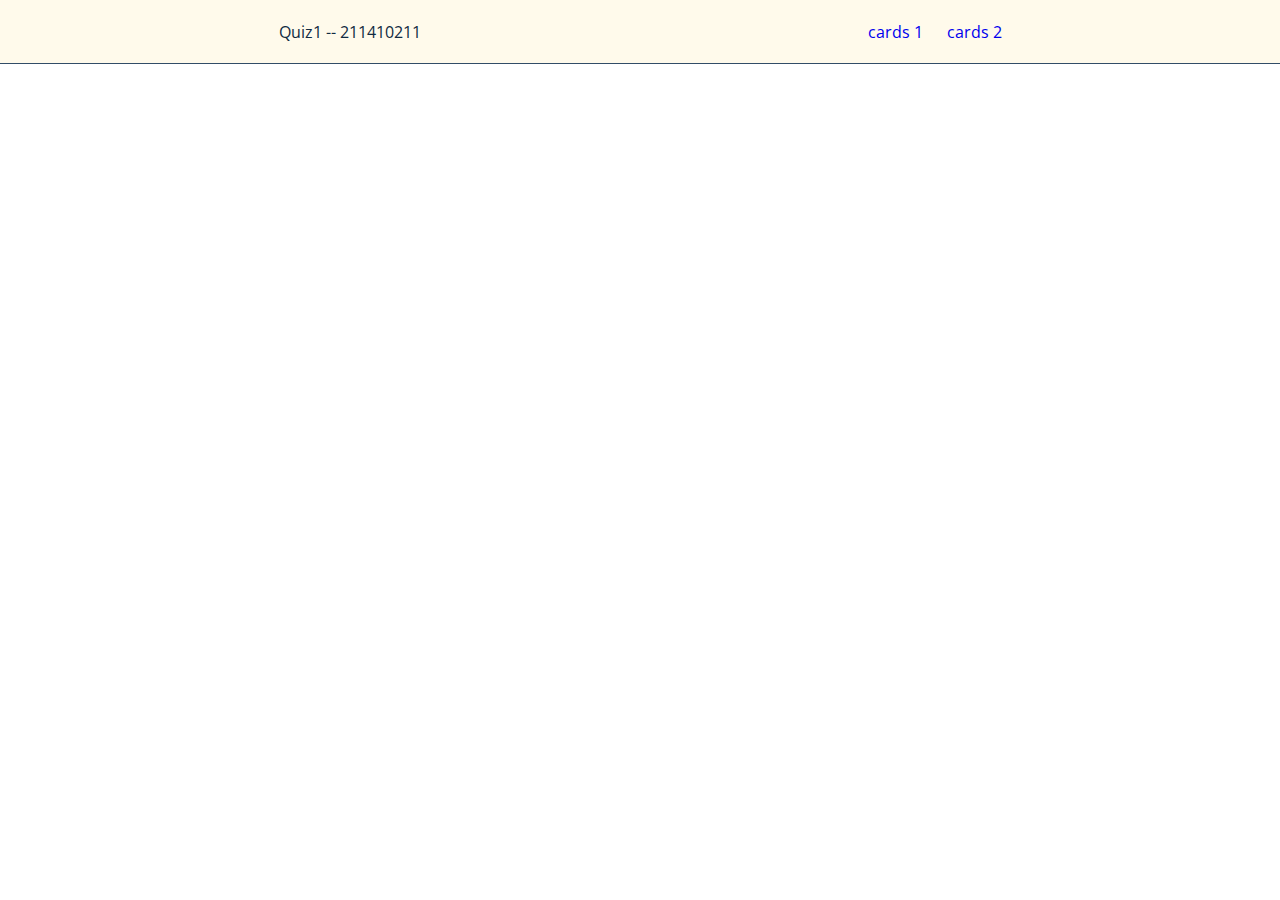
<file: demo/w08_11/quiz1_11.html>
<!DOCTYPE html>
<html lang="en">
  <head>
    <meta charset="UTF-8" />
    <meta http-equiv="X-UA-Compatible" content="IE=edge" />
    <meta name="viewport" content="width=device-width, initial-scale=1.0" />
    <title>Quiz 1 Navbar and Answers</title>
    <link rel="stylesheet" href="./quiz1_11.css">
  </head>
  <body>
    <!-- navbar -->
    <nav class="navbar" id="navbar">
      <div class="navbar-center">
        <!-- nav header -->
        <div class="navbar-header">
           Quiz1 -- 211410211
        </h3>
        </div>
        <!-- nav links -->
        <ul class="navbar-links">
          <li onclick="showPage(1)">
            <a href="#">cards 1</a>
          </li>
          <li onclick="showPage(2)">
            <a href="#">cards 2</a>
          </li>
        </ul>
      </div>
    </nav>

    <section class="show-quiz1-answer"></section>
    <script src="./quiz1_11.js"></script>
  </body>
</html>
</file>
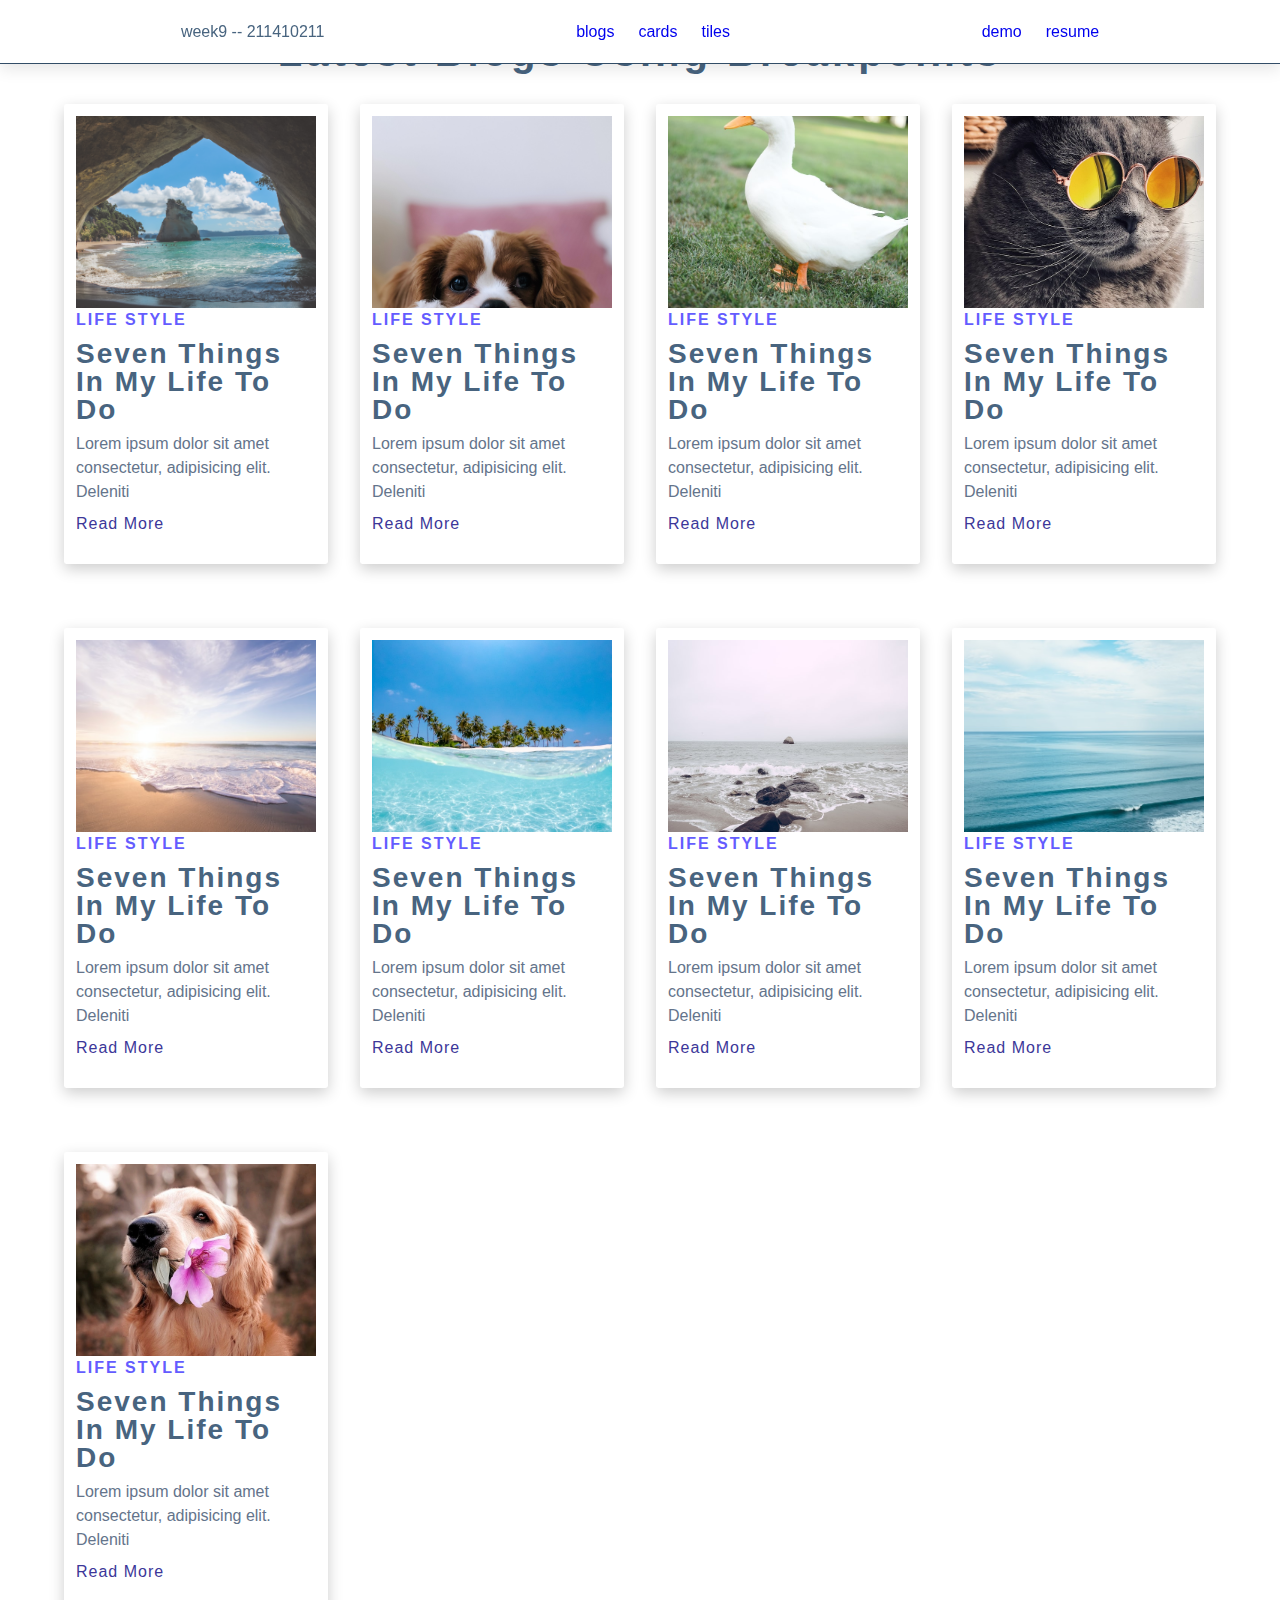
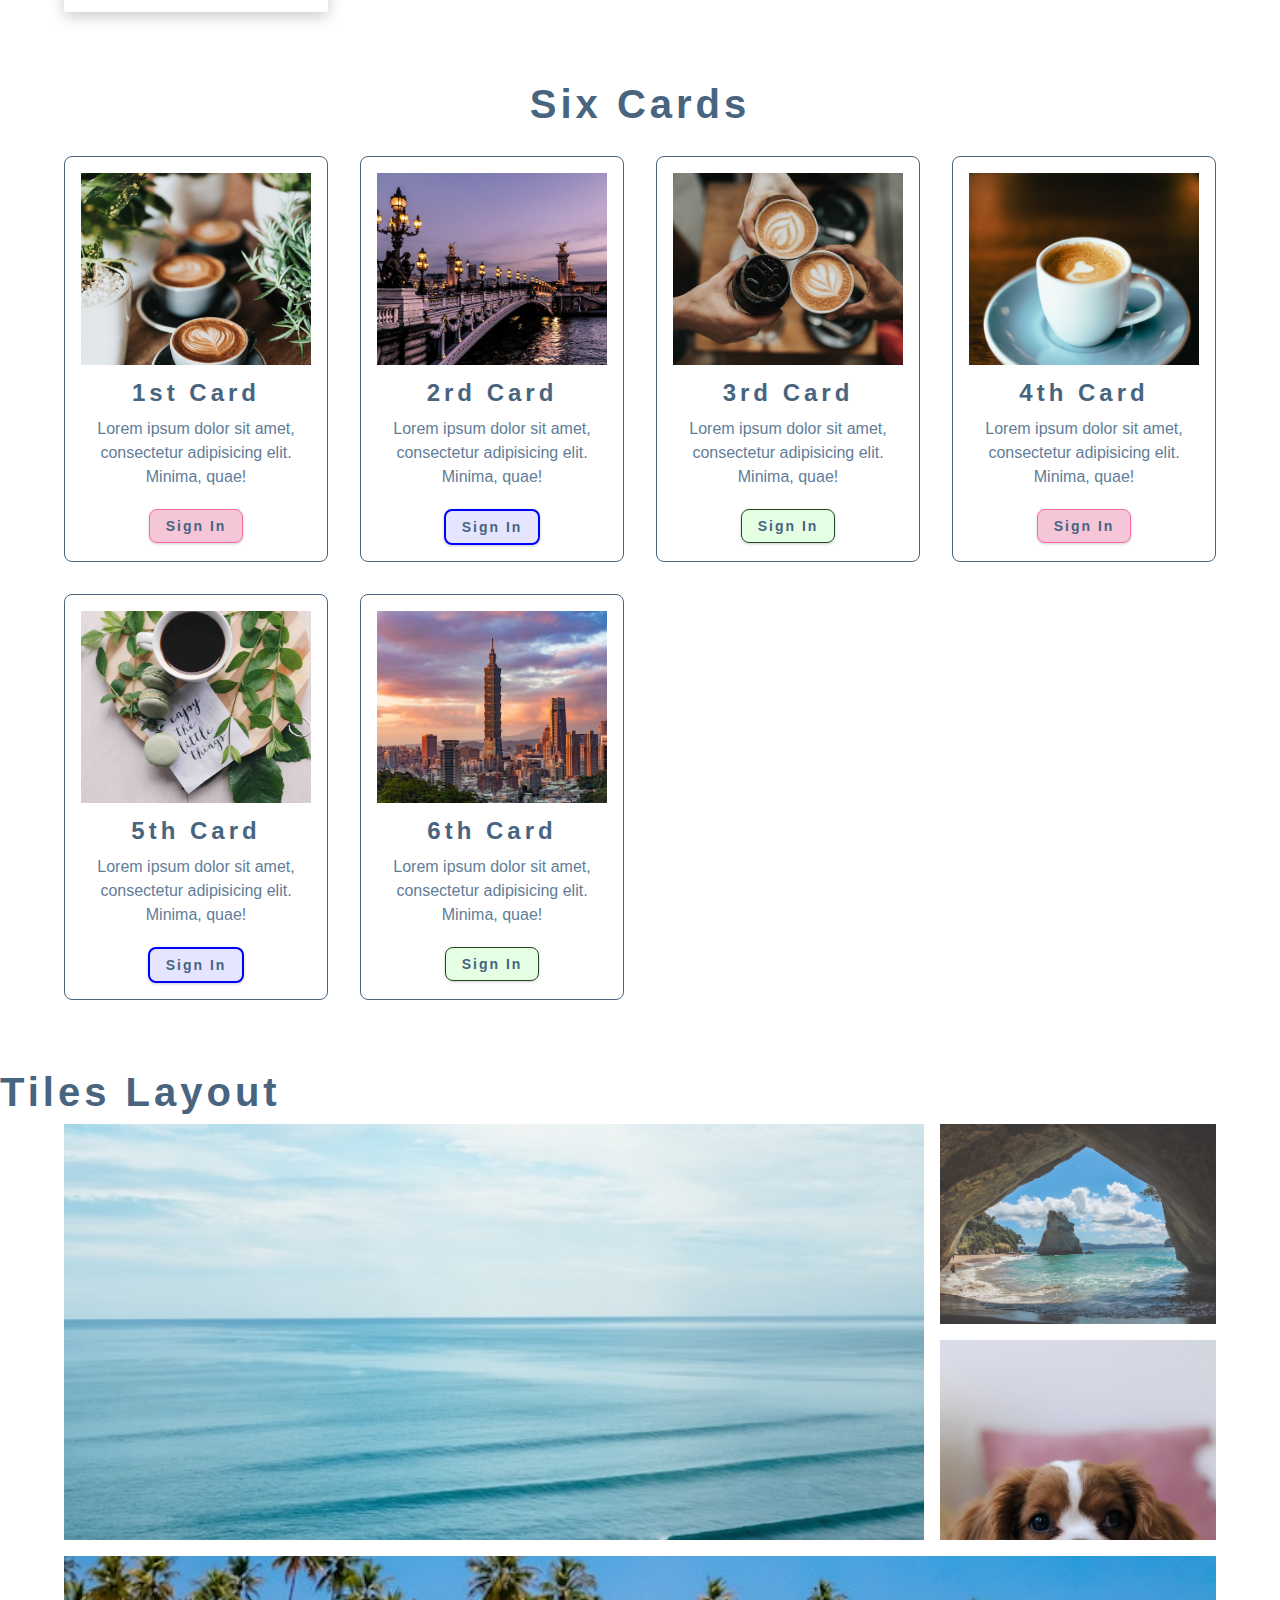
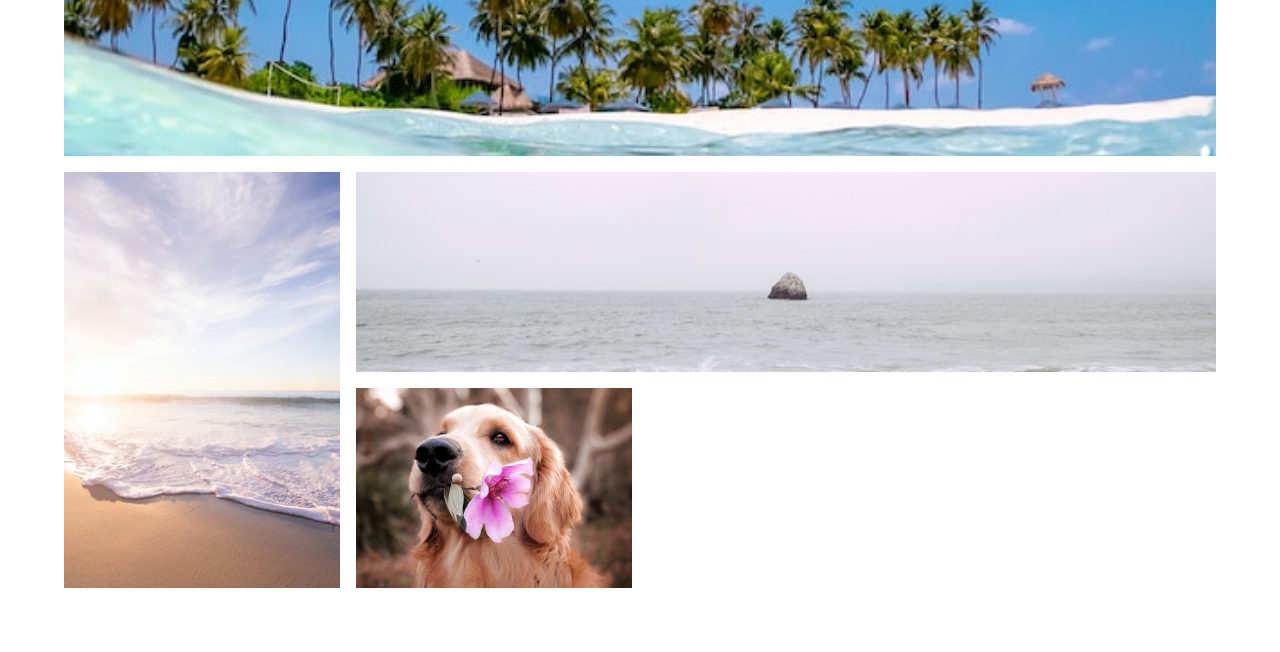
<file: demo/w09_11/multipage_11.html>
<!DOCTYPE html>
<html lang="en">
  <head>
    <meta charset="UTF-8" />
    <meta http-equiv="X-UA-Compatible" content="IE=edge" />
    <meta name="viewport" content="width=device-width, initial-scale=1.0" />
    <title>Quiz 1 Navbar and Answers</title>
    <link rel="stylesheet" href="./css/style_11.css">
  </head>
  <body>
    <!-- navbar -->
    <nav class="navbar navbar-fixed" id="navbar">
      <div class="navbar-center">
        <!-- nav header -->
        <div class="navbar-header">
          week9 -- 211410211
        </h3>
        </div>
        <!-- nav links -->
        <ul class="navbar-links">
          <li>
            <a href="#section-blogs">blogs</a>
          </li>
          <li>
            <a href="#section-cards">cards</a>
          </li>
          <li>
            <a href="#section-tiles">tiles</a>
          </li>
        </ul>

        <ul class="navbar-links">
          <li>
            <a href="../../demo_11.html">demo</a>
          </li>
          <li>
            <a href="./resume_11.html">resume</a>
          </li>
      </div>
    </nav>

    <section class="blogs" id="section-blogs">
      <div class="section-title">
        <h2>Latest Blogs Using Breakpoints</h2>
      </div>
      <div class="blogs-center">
        <article class="blog">
          <img
            src="/demo/w06_11/marina-YmQ0-nmWcV0-unsplash.jpg"
            alt="life photo"
            class="img blog-image"
          />
          <div class="blog-content">
            <span
              >Life Style <i class="fa-sharp fa-solid fa-mountain-sun"></i
            ></span>
            <h3>seven things in my life to do</h3>
            <p>
              Lorem ipsum dolor sit amet consectetur, adipisicing elit. Deleniti
            </p>
            <a href="#">read more</a>
          </div>
        </article>
        <article class="blog">
          <img
            src="/demo/w06_11//t-r-photography-TzjMd7i5WQI-unsplash.jpg"
            alt="life photo"
            class="img blog-image"
          />
          <div class="blog-content">
            <span
              >Life Style <i class="fa-sharp fa-solid fa-mountain-sun"></i
            ></span>
            <h3>seven things in my life to do</h3>
            <p>
              Lorem ipsum dolor sit amet consectetur, adipisicing elit. Deleniti
            </p>
            <a href="#">read more</a>
          </div>
        </article>
        <article class="blog">
          <img
            src="/demo/w06_11//photo-3.jpg"
            alt=" photo"
            class="img blog-image"
          />
          <div class="blog-content">
            <span
              >Life Style <i class="fa-sharp fa-solid fa-mountain-sun"></i
            ></span>
            <h3>seven things in my life to do</h3>
            <p>
              Lorem ipsum dolor sit amet consectetur, adipisicing elit. Deleniti
            </p>
            <a href="#">read more</a>
          </div>
        </article>
        <article class="blog">
          <img
            src="/demo/w06_11//photo-4.jpg"
            alt=" photo"
            class="img blog-image"
          />
          <div class="blog-content">
            <span
              >Life Style <i class="fa-sharp fa-solid fa-mountain-sun"></i
            ></span>
            <h3>seven things in my life to do</h3>
            <p>
              Lorem ipsum dolor sit amet consectetur, adipisicing elit. Deleniti
            </p>
            <a href="#">read more</a>
          </div>
        </article>
        <article class="blog">
          <img
            src="/demo/w06_11//photo-5.jpg"
            alt="sea photo"
            class="img blog-image"
          />
          <div class="blog-content">
            <span
              >Life Style <i class="fa-sharp fa-solid fa-mountain-sun"></i
            ></span>
            <h3>seven things in my life to do</h3>
            <p>
              Lorem ipsum dolor sit amet consectetur, adipisicing elit. Deleniti
            </p>
            <a href="#">read more</a>
          </div>
        </article>
        <article class="blog">
          <img
            src="/demo/w06_11//photo-6.jpg"
            alt="dog photo"
            class="img blog-image"
          />
          <div class="blog-content">
            <span
              >Life Style <i class="fa-sharp fa-solid fa-mountain-sun"></i
            ></span>
            <h3>seven things in my life to do</h3>
            <p>
              Lorem ipsum dolor sit amet consectetur, adipisicing elit. Deleniti
            </p>
            <a href="#">read more</a>
          </div>
        </article>
        <article class="blog">
          <img
            src="/demo/w06_11//photo-7.jpg"
            alt="photo"
            class="img blog-image"
          />
          <div class="blog-content">
            <span
              >Life Style <i class="fa-sharp fa-solid fa-mountain-sun"></i
            ></span>
            <h3>seven things in my life to do</h3>
            <p>
              Lorem ipsum dolor sit amet consectetur, adipisicing elit. Deleniti
            </p>
            <a href="#">read more</a>
          </div>
        </article>
        <article class="blog">
          <img
            src="/demo/w06_11//photo-8.jpg"
            alt=" photo"
            class="img blog-image"
          />
          <div class="blog-content">
            <span
              >Life Style <i class="fa-sharp fa-solid fa-mountain-sun"></i
            ></span>
            <h3>seven things in my life to do</h3>
            <p>
              Lorem ipsum dolor sit amet consectetur, adipisicing elit. Deleniti
            </p>
            <a href="#">read more</a>
          </div>
        </article>
        <article class="blog">
          <img
            src="/demo/w06_11//photo-9.jpg"
            alt=" photo"
            class="img blog-image"
          />
          <div class="blog-content">
            <span
              >Life Style <i class="fa-sharp fa-solid fa-mountain-sun"></i
            ></span>
            <h3>seven things in my life to do</h3>
            <p>
              Lorem ipsum dolor sit amet consectetur, adipisicing elit. Deleniti
            </p>
            <a href="#">read more</a>
          </div>
        </article>
      </div>
    </section>

    <section class="cards" id="section-cards">
      <div class="section-title">
        <h2>Six Cards </h2>
      </div>
      <div class="cards-center">
        <div class="card card-1">
        <!--<div class="icon"></div>-->
        <img src="./cards/images/photo-1.jpg" class="img" alt="">
        <h2>1st Card</h2>
        <p>
          Lorem ipsum dolor sit amet, consectetur adipisicing elit. Minima, quae!
        </p>
        <button class="btn btn-1">sign in</button>
        </div>
        <div class="card card-2">
        <!--<div class="icon"></div>-->
        <img src="./cards/images/photo-2.jpg" class="img" alt="">
        <h2>2rd Card</h2>
        <p>
          Lorem ipsum dolor sit amet, consectetur adipisicing elit. Minima, quae!
        </p>
        <button class="btn btn-2">sign in</button>
        </div>
        <div class="card card-3">
        <!--<div class="icon"></div>-->
        <img src="./cards/images/photo-3.jpg" class="img" alt="">
        <h2>3rd Card</h2>
        <p>
          Lorem ipsum dolor sit amet, consectetur adipisicing elit. Minima, quae!
        </p>
        <button class="btn btn-3">sign in</button>
        </div>
        <div class="card card-1">
        <!--<div class="icon"></div>-->
        <img src="./cards/images/photo-4.jpg" class="img" alt="">
        <h2>4th Card</h2>
        <p>
          Lorem ipsum dolor sit amet, consectetur adipisicing elit. Minima, quae!
        </p>
        <button class="btn btn-1">sign in</button>
        </div>
        <div class="card card-2">
        <!--<div class="icon"></div>-->
        <img src="./cards/images/photo-5.jpg" class="img" alt="">
        <h2>5th Card</h2>
        <p>
          Lorem ipsum dolor sit amet, consectetur adipisicing elit. Minima, quae!
        </p>
        <button class="btn btn-2">sign in</button>
        </div>
        <div class="card card-3">
        <!--<div class="icon"></div>-->
        <img src="./cards/images/photo-6.jpg" class="img" alt="">
        <h2>6th Card</h2>
        <p>
          Lorem ipsum dolor sit amet, consectetur adipisicing elit. Minima, quae!
        </p>
        <button class="btn btn-3">sign in</button>
        </div>
      </div>
    </section>

    <section class="tiles" id="section-tiles">
      <div class="section-titles">
        <h2>Tiles Layout</h2>
      </div>
      <div class="tiles-center">
        <article class="tile-1">
          <img src="/demo/w06_11/photo-1.jpg" alt="">
        </article>
        <article class="tile-2">
          <img src="/demo/w06_11/photo-2.jpg" alt="">
        </article>
        <article class="tile-3">
          <img src="/demo/w06_11/photo-3.jpg" alt="">
        </article>
        <article class="tile-4">
          <img src="/demo/w06_11/photo-4.jpg" alt="">
        </article>
        <article class="tile-5">
          <img src="/demo/w06_11/photo-5.jpg" alt="">
        </article>
        <article class="tile-6">
          <img src="/demo/w06_11/photo-6.jpg" alt="">
        </article>
        <article class="tile-7">
          <img src="/demo/w06_11/photo-7.jpg" alt="">
        </article>
        <article class="tile-8">
          <img src="/demo/w06_11/photo-8.jpg" alt="">
        </article>
        <article class="tile-9">
          <img src="/demo/w06_11/photo-9.jpg" alt="">
        </article>
      </div>
    </section>

    
    

    <script src="/js/scrip_11.js"></script>
  </body>
</html>
</file>
<file: w03_11/blog_11.css>
* {
  margin:0;
  padding: 0;
  box-sizing:border-box;
}


:root{
    --grey-light: #f1f5f9;
    --grey-dark: #0f172a;
    --fluid-width: 90vw;
    --max-width: 1170px;
    --border-radius: 0.15rem;
}

body{

   font-family:system-ui, -apple-system, BlinkMacSystemFont, 'Segoe UI', Roboto, Oxygen, Ubuntu, Cantarell, 'Open Sans', 'Helvetica Neue', sans-serif ;
   background: var(--grey-light);
   color: var(--grey-dark);  
}


.img{
    width:100% ;  
    display: block;
    object-fit: cover;
}

.blogs{ 
    padding:5rem 0 ;


}

.section-title {
   text-align: center;
   text-transform: capitalize;
   margin: 2rem;
   letter-spacing: 2px ;
}

.blogs-center{
    width: var(--fluid-width);
    max-width:var(--max-width);
    margin: 0 auto;
    max-width:500px;

}

.blog{
    background-color:white ;
    padding: 0.75rem;
    border-radius: var(--border-radius);
    margin-bottom: 2rem;
    box-shadow: 0 5px 15px rgba(0,0,0,0.25);
}

.blog-img{
    border-radius: var(--border-radius);
    margin-bottom: 0.15rem;
}
</file>
<file: demo/cards/card_xx.css>
body {
  background: #f1f5f9;
  font-family: system-ui, -apple-system, BlinkMacSystemFont, 'Segoe UI', Roboto, Oxygen, Ubuntu, Cantarell, 'Open Sans', 'Helvetica Neue', sans-serif 
}

.card {
  background: #ffffff;
  padding: 1.5rem 2rem;
  text-align: center;
  max-width: 300px;
  margin: 3rem;
  border-radius: 0.5rem;
  border: 1px solid transparent;
}

.card-1 {
    border-color: #ff69a6;
}


.card-2 {
    border-color: #68a3ff;
}

.icon {
    width: 40px;
    height: 40px;
    border-radius: 50%;
    margin: 0 auto;
}

.card-1 .icon {
    background:  #ff69a6;
}

.card-2 .icon {
    background:  #68a3ff;
}

.btn {
  text-transform: capitalize;
  padding: 0.5rem 1rem;
  border: transparent;
  border-radius: 0.5rem;
  letter-spacing: 2px;
}

.btn-1 {
    background: #ffe8f1;
    color: #ff69a6;
}

.btn-2 {
    background: #ecf4ff;
    color: #68a3ff;
}
</file>
<file: demo/w02_11/card_11.css>
body {
    background-color: lightgray;
    font-family: 'Segoe UI', Tahoma, Geneva, Verdana, sans-serif;
}
.card {
    background-color: white;
    padding: 1.5rem 2rem;
    text-align: center;
    max-width: 300px;
    margin: 3rem;
    border-radius: 0.5rem;
    border: 1px solid transparent;
}
.card-1 {
    border-color: #39c983;
}

.card-2 {
    border-color: #68a3ff;
}
.icon {
    width: 40px;
    height: 40px;
    border-radius: 50%;
    margin:0 auto;
}
.card-1 .icon {
    background-color: #452c9f;
}
.card-2 .icon {
    background-color: #cad320;
}
.button {
    text-transform: capitalize;
    padding: 0.5rem 1rem;
}
.button-1 {
    background-color: #ffe8f1;
    color: #ff69a6;
    border:transparent;
    border-radius: 0.5rem;
    letter-spacing: 2px;
}
.button-2 {
    background-color: #ecf4ff;
    color: #68a3ff;
    border:transparent;
    border-radius: 0.5rem;
    letter-spacing: 2px;
}
</file>
<file: demo/w04_11/blog_11.css>
* {
  margin:0;
  padding: 0;
  box-sizing:border-box;
}


:root{
    --primary: #645cff;
    --primary-dark: #3c3477;
    --grey-light:#64748b;
    --grey-dark: #0f172a;
    --letter-spacing:2px;
    --max-width: 1170px;
    --border-radius: 0.15rem;
}

body{

   font-family:system-ui, -apple-system, BlinkMacSystemFont, 'Segoe UI', Roboto, Oxygen, Ubuntu, Cantarell, 'Open Sans', 'Helvetica Neue', sans-serif ;
   background: var(--grey-light);
   color: var(--grey-dark);  
}


.img{
    width:100% ;  
    height: 20rem;
    display: block;
    object-fit: cover;
}

.blogs{ 
    padding:5rem 0 ;


}

.section-title {
   text-align: center;
   text-transform: capitalize;
   margin: 2rem;
   letter-spacing: 2px ;
}

.blogs-center{
    width: var(--fluid-width);
    margin: 0 auto;
    max-width:500px;

}

.blog{
    background-color:white ;
    padding: 0.75rem;
    border-radius: var(--border-radius);
    margin-bottom: 2rem;
    box-shadow: 0 5px 15px rgba(0,0,0,0.25);
    transition: 0.5s ease-in-out;
}

.blog:hover{
    box-shadow: 0 5px 15px rgba(0,0,0,0.2);
}

.blog-img{
    border-radius: var(--border-radius);
    margin-bottom: 0.5rem;
}

.blogs-center {
    border-radius: var(--border-radius);
    margin-bottom:0.5rem ;
}

.blog-content{
    padding-bottom: 1rem ;

}

.blog-content span{
    text-transform: uppercase;
    color:var(--primary) ;
    letter-spacing: var(--letter-spacing);
    font-weight: 500;
}

.blog-content h3{
    text-transform: capitalize;
    letter-spacing: var(--letter-spacing);
}

.blog-content p{
    color: var(--grey);
    margin-bottom: 0.5rem; 
}

.blog-content a{
    text-transform: capitalize;
    color: var(--primary-dark);
    letter-spacing: 1px;
}
</file>
<file: demo/w05_11/blog_11.css>
* {
  margin:0;
  padding: 0;
  box-sizing:border-box;
}


:root{
    --primary:#645cff;
    --primary:#3c3799;
    --grey-light:#f1f5f9;
    --grey:#64748b;
    --grey-dark: #0f172a;
    --letter-spacing: 2px;
    --fluid-width: 90vw;
    --max-width: 1170px;
    --border-radius: 0.15rem;
}

body{

   font-family:system-ui, -apple-system, BlinkMacSystemFont, 'Segoe UI', Roboto, Oxygen, Ubuntu, Cantarell, 'Open Sans', 'Helvetica Neue', sans-serif ;
   background: var(--grey-light);
   color: var(--grey-dark); 
   font-size: 12px; 
}


.img{
    width:100%;
    height: 12rem;  
    display: block;
    object-fit: cover;
}

.blogs{ 
    padding:5rem 0 ;


}

.section-title {
   text-align: center;
   text-transform: capitalize;
   margin: 2rem;
   letter-spacing: 2px ;
}

.blogs-center{
    display: grid;
    grid-template-columns: 1fr;
    gap: 2rem;
    width: var(--fluid-width);
    max-width: var(--max-width);
    margin: 0 auto;
    /* max-width:500px; */
}

.blogs-center2{
    display: grid;
    grid-template-columns: repeat(auto-fit, minmax(13rem,1fr));
    gap: 2rem;
    width: var(--fluid-width);
    max-width: var(--max-width);
    margin: 0 auto;
    /* max-width:500px; */
}

@media screen and (min-width: 450px){
    .blogs-center {
    grid-template-columns: repeat(2, 1fr);
    }
}

@media screen and (min-width: 768px){
    .blogs-center {
    grid-template-columns: repeat(3, 1fr);
    }
}

@media screen and (min-width: 992px){
    .blogs-center {
    grid-template-columns: repeat(4, 1fr);
    }
}    



    

.blogs{
    background-color: white ;
    padding: 0.75rem;
    border-radius: var(--border-radius);
    margin-bottom: 2rem;
    box-shadow: 0 5px 15px rgba(0,0,0,0.2);
    transition: 0.5s ease-in-out all;
}

.bon:hover{
    box-shadow: 0 5px 15px rgba(0,0,0,0.4);
   

}

.blog-img{
    border-radius: var(--border-radius);
    margin-bottom: 0.15rem;
}

.blogs-center{
    padding-bottom: 1rem;
}

.blogs-center span{
    text-transform: uppercase;
    color: var(--primary);
    letter-spacing: var(--letter-spacing);
    font-weight: 500;

}
    .blogs-center h3{
        text-transform: capitalize;
        letter-spacing: var(--letter-spacing);
        margin: 0.5rem 0;
    }

    .blogs-center p{
        color:var(--grey);
        margin-bottom: 0.5rem;
    }

    .blogs-center a {
        text-transform: capitalize;
        color: var(--primary-dark);
        letter-spacing: 1px;
    }
</file>
<file: demo/w06_11/blog_11.css>
* {
  margin:0;
  padding: 0;
  box-sizing:border-box;
}


:root{
    --primary:#645cff;
    --primary:#3c3799;
    --grey-light:#f1f5f9;
    --grey:#64748b;
    --grey-dark: #0f172a;
    --letter-spacing: 2px;
    --fluid-width: 90vw;
    --max-width: 1170px;
    --border-radius: 0.15rem;
}

body{

   font-family:system-ui, -apple-system, BlinkMacSystemFont, 'Segoe UI', Roboto, Oxygen, Ubuntu, Cantarell, 'Open Sans', 'Helvetica Neue', sans-serif ;
   background: var(--grey-light);
   color: var(--grey-dark); 
   font-size: 12px; 
}


.img{
    width:100%;
    height: 12rem;  
    display: block;
    object-fit: cover;
}

.blogs{ 
    padding:5rem 0 ;


}



.blogs-center{
    display: grid;
    grid-template-columns: 1fr;
    gap: 2rem;
    width: var(--fluid-width);
    max-width: var(--max-width);
    margin: 0 auto;
    /* max-width:500px; */
}

.blogs-center2 {
    display: grid;
    grid-template-columns: repeat(auto-fit, minmax(13rem,1fr));
    gap: 2rem;
    width: var(--fluid-width);
    max-width: var(--max-width);
    margin: 0 auto;
    /* max-width:500px; */
}


@media screen and (min-width: 450px){
    .blogs-center {
    grid-template-columns: repeat(2, 1fr);
    }
}

@media screen and (min-width: 768px){
    .blogs-center {
    grid-template-columns: repeat(3, 1fr);
    }
}

@media screen and (min-width: 992px){
    .blogs-center {
    grid-template-columns: repeat(4, 1fr);
    }
}    
.blogs{
    background-color: white ;
    padding: 0.75rem;
    border-radius: var(--border-radius);
    margin-bottom: 2rem;
    box-shadow: 0 5px 15px rgba(0,0,0,0.2);
    transition: 0.5s ease-in-out all;
}

.bon:hover{
    box-shadow: 0 5px 15px rgba(0,0,0,0.4);
   

}

.blog-img{
    border-radius: var(--border-radius);
    margin-bottom: 0.15rem;
}

.blogs-center{
    padding-bottom: 1rem;
}

.blogs-center span{
    text-transform: uppercase;
    color: var(--primary);
    letter-spacing: var(--letter-spacing);
    font-weight: 500;

}
    .blogs-center h3{
        text-transform: capitalize;
        letter-spacing: var(--letter-spacing);
        margin: 0.5rem 0;
    }

    .blogs-center p{
        color:var(--grey);
        margin-bottom: 0.5rem;
    }

    .blogs-center a {
        text-transform: capitalize;
        color: var(--primary-dark);
        letter-spacing: 1px;
    }
</file>
<file: demo/w08_11/cards/css/style_11.css>
*{
  margin: 0;
  padding: 0;
  box-sizing: border-box;
}
/*
=============== 
Fonts
===============
*/
@import url("https://fonts.googleapis.com/css?family=Open+Sans|Roboto:400,700&display=swap");

/*
=============== 
Variables
===============
*/

:root {
/* dark shades of primary color*/
--clr-primary-1: hsl(43, 86%, 17%);
--clr-primary-2: hsl(43, 77%, 27%);
--clr-primary-3: hsl(43, 72%, 37%);
--clr-primary-4: hsl(42, 63%, 48%);
/* primary/main color */
--clr-primary-5: hsl(42, 78%, 60%);
/* lighter shades of primary color */
--clr-primary-6: hsl(43, 89%, 70%);
--clr-primary-7: hsl(43, 90%, 76%);
--clr-primary-8: hsl(45, 86%, 81%);
--clr-primary-9: hsl(45, 90%, 88%);
--clr-primary-10: hsl(45, 100%, 96%);
/* darkest grey - used for headings */
--clr-grey-1: hsl(209, 61%, 16%);
--clr-grey-2: hsl(211, 39%, 23%);
--clr-grey-3: hsl(209, 34%, 30%);
--clr-grey-4: hsl(209, 28%, 39%);
/* grey used for paragraphs */
--clr-grey-5: hsl(210, 22%, 49%);
--clr-grey-6: hsl(209, 23%, 60%);
--clr-grey-7: hsl(211, 27%, 70%);
--clr-grey-8: hsl(210, 31%, 80%);
--clr-grey-9: hsl(212, 33%, 89%);
--clr-grey-10: hsl(210, 36%, 96%);
--clr-white: #fff;
--ff-primary: "Roboto", sans-serif;
--ff-secondary: "Open Sans", sans-serif;
--transition: all 0.3s linear;
--spacing: 0.25rem;
--radius: 0.5rem;
--light-shadow: 0 5px 15px rgba(0, 0, 0, 0.1);
--dark-shadow: 0 5px 15px rgba(0, 0, 0, 0.2);
--max-width: 1170px;
/* Blogs */
--primary: #645cff;
--primary-dark:#3c3799;
--grey-light: #f1f5f9;
--grey:#64748b;
--grey-dark:#0f172a;
--letter-spacing:2px;
--fluid-width: 90vw;
--border-radius: 0.15rem;
/* cards */
--card-1-color:#ff69a6;
--card-1-background:#f4c6d8;
--card-1-border:1px solid #ff69a6;
--card-2-color:blue;
--card-2-background:rgba(0,0,255,0.1);
--card-2-border:2px solid blue;
--card-3-color:rgba(64,124,64);
--card-3-background:rgba(0,255,0,0.1);
--card-3-border:1px solid rgba(35,70,35);
}

/*
=============== 
Global Styles
===============
*/

*,
::after,
::before {
margin: 0;
padding: 0;
box-sizing: border-box;
}

body {
font-family: var(--ff-secondary);
background: var(--clr-white);
color: var(--clr-grey-4);
line-height: 1.5;
font-size: 0.875rem;
}

ul {
list-style-type: none;
}
a {
text-decoration: none;
}

h1,
h2,
h3,
h4 {
letter-spacing: var(--spacing);
text-transform: capitalize;
line-height: 1.25;
margin-bottom: 0.75rem;
font-family: var(--ff-primary);
}
h1 {
font-size: 3rem;
}
h2 {
font-size: 2rem;
}
h3 {
font-size: 1.25rem;
}
h4 {
font-size: 0.875rem;
}
p {
margin-bottom: 1.25rem;
color: var(--clr-grey-5);
}
@media screen and (min-width: 800px) {
h1 {
  font-size: 4rem;
}
h2 {
  font-size: 2.5rem;
}
h3 {
  font-size: 1.75rem;
}
h4 {
  font-size: 1rem;
}
body {
  font-size: 1rem;
}
h1,
h2,
h3,
h4 {
  line-height: 1;
}
}
/*  global classes */

.btn {
text-transform: uppercase;
background: var(--clr-primary-5);
color: var(--clr-primary-1);
padding: 0.375rem 0.75rem;
letter-spacing: var(--spacing);
display: inline-block;
font-weight: 700;
-webkit-transition: var(--transition);
transition: var(--transition);
font-size: 0.875rem;
border: 2px solid transparent;
cursor: pointer;
box-shadow: 0 1px 3px rgba(0, 0, 0, 0.2);
border-radius: var(--radius);
}
.btn:hover {
color: var(--clr-primary-1);
background: var(--clr-primary-7);
}
/* section */
.section {
padding: 5rem 0;
}

.section-center {
width: 90vw;
margin: 0 auto;
max-width: 1170px;
}

.section-title{
  text-align: center;
  text-transform: capitalize;
  margin: 2rem;
  letter-spacing: 2px;
}

@media screen and (min-width: 992px) {
.section-center {
  width: 95vw;
}
}
/* added during recording */
.underline {
width: 5rem;
height: 0.25rem;
margin-bottom: 1.25rem;
background: var(--clr-primary-5);
margin-left: auto;
margin-right: auto;
}
.section-title {
margin-bottom: 4rem;
text-align: center;
}
.bg-grey {
background: var(--clr-grey-10);
}


/*
=========================
Navbar
=========================
*/

.navbar {
  background-color: var(--clr-primary-10);
  height: 4rem;
  padding: 1rem;
  display: flex;
  align-items: center;
  border-bottom: 1px solid var(--clr-grey-3);
}

.navbar-center {
  display: flex;
  justify-content: space-around;
  width: 100%;
  max-width: var(--max-width);
  margin: 0 auto;
}

.navbar-links {
  display: flex;
  justify-content: center;
  align-items: center;
  gap: 1.5rem;
}

.show-quiz1-answer {
  width: 100vw;
  height: calc(100vh - 5rem);
}

.navbar-fixed {
  position: fixed;
  top: 0;
  left: 0;
  width: 100%;
  background: var(--clr-white);
  z-index: 2;
  box-shadow: var(--light-shadow);
}

/*
=========================
Cards
=========================
*/

.cards{
  padding: 0.5rem 0;
}

.cards-center{
  display: grid;
  grid-template-columns:repeat(4,1fr);
  gap: 2rem;
  width: var(--fluid-width);
  max-width: var(--max-width);
  margin: 0 auto;
}

.card{
  background-color:#ffff;
  padding: 1rem 1rem ;
  text-align:center;
  border-radius: 0.5rem;
  border: 1px solid transparent;
  }

.card h2{
  font-size: 1.5rem;
  padding-top: 1rem;
  }

.card .img {
  width: 100%;
  height: 12rem;
  object-fit: cover;
  display: block;
  }

.card-1{
  border-color:var(--card-1-border);
  }

.card-2{
  border-color:var(--card-2-border);
  }

.card-3{
  border-color:var(--card-3-border);
  }

  .icon{
      width: 40px;
      height: 40px;
      border-radius: 50%;
      margin: 0 auto;
  }

  .card-1 .icon{
  background:#ff69a6;
  }

  .card-2 .icon{
      background: #68a3ff;
      }

  .card .btn{
      text-transform: capitalize;
      padding: 0.5rem 1rem;
      border:transparent;
      border-radius: 0.5rem;
      letter-spacing: 2px;

  }

  .btn-1{
      background:var(--card-1-background);
      color: var(--card-1-border);
      border:var(--card-1-border) !important
  }

  .btn-2{
      background:var(--card-2-background);
      color: var(--card-2-border);
      border:var(--card-2-border) !important
  }

  .btn-3{
      background:var(--card-3-background);
      color: var(--card-3-border);
      border:var(--card-3-border) !important
  }

/*
=========================
blogs
=========================
*/

.blogs .blogs {
  padding: 0.5rem 0;
}

.blog .img{
  width: 100%;
  height: 12rem;
  display: block;
  object-fit: cover;
}

.section-title{
  text-align: center;
  text-transform: capitalize;
  margin: 2rem;
  letter-spacing: 2px;
}

.blogs-center{
  display: grid;
  grid-template-columns: 1fr;
  gap: 2rem;
  width: var(--fluid-width);
  max-width: var(--max-width);
  margin: 0 auto;
  /* max-width: 500px; */
}

@media screen and (min-width: 450px){
  .blogs-center{
      grid-template-columns: repeat(2, 1fr);
  }
}

@media screen and (min-width: 768px){
  .blogs-center{
      grid-template-columns: repeat(3, 1fr);
  }
}

@media screen and (min-width: 992px){
  .blogs-center{
      grid-template-columns: repeat(4, 1fr);
  }
}

.blogs-center2{
  display: grid;
  grid-template-columns: repeat(auto-fit, minmax(13rem, 1fr));
  gap: 2rem;
  width: var(--fluid-width);
  max-width: var(--max-width);
  margin: 0 auto;
  /* max-width: 500px; */
}

.blog{
  background-color: white;
  padding: 0.75rem;
  border-radius: var(--border-radius);
  margin-bottom: 2rem;
  box-shadow: 0 5px 15px rgba(0, 0, 0, 0.2);
  transition: 0.5s ease-in-out all;
}

.blog:hover {
  box-shadow: 0 5px 15px rgba(0, 0, 0, 0.4);
}

.blog-img{
  border-radius: var(--border-radius);
  margin-bottom: 0.5rem;
}

.blog-content {
  padding-bottom: 1rem ;
}
.blog-content span {
  text-transform: uppercase;
  color:var(--primary);
  letter-spacing: var(--letter-spacing);
  font-weight: 600;
}

.blog-content h3 {
  text-transform: capitalize;
  letter-spacing: var(--letter-spacing);
  margin: 0.5rem 0;
}

.blog-content p {
  color: var(--grey);
  margin-bottom: 0.5rem;
}

.blog-content a{
  text-transform: capitalize;
  color: var(--primary-dark);
  letter-spacing: 1px;
}
</file>
<file: demo/w08_11/quiz1_11.css>
/*
=============== 
Fonts
===============
*/
@import url("https://fonts.googleapis.com/css?family=Open+Sans|Roboto:400,700&display=swap");

/*
=============== 
Variables
===============
*/

:root {
  /* dark shades of primary color*/
  --clr-primary-1: hsl(43, 86%, 17%);
  --clr-primary-2: hsl(43, 77%, 27%);
  --clr-primary-3: hsl(43, 72%, 37%);
  --clr-primary-4: hsl(42, 63%, 48%);
  /* primary/main color */
  --clr-primary-5: hsl(42, 78%, 60%);
  /* lighter shades of primary color */
  --clr-primary-6: hsl(43, 89%, 70%);
  --clr-primary-7: hsl(43, 90%, 76%);
  --clr-primary-8: hsl(45, 86%, 81%);
  --clr-primary-9: hsl(45, 90%, 88%);
  --clr-primary-10: hsl(45, 100%, 96%);
  /* darkest grey - used for headings */
  --clr-grey-1: hsl(209, 61%, 16%);
  --clr-grey-2: hsl(211, 39%, 23%);
  --clr-grey-3: hsl(209, 34%, 30%);
  --clr-grey-4: hsl(209, 28%, 39%);
  /* grey used for paragraphs */
  --clr-grey-5: hsl(210, 22%, 49%);
  --clr-grey-6: hsl(209, 23%, 60%);
  --clr-grey-7: hsl(211, 27%, 70%);
  --clr-grey-8: hsl(210, 31%, 80%);
  --clr-grey-9: hsl(212, 33%, 89%);
  --clr-grey-10: hsl(210, 36%, 96%);
  --clr-white: #fff;
  --ff-primary: "Roboto", sans-serif;
  --ff-secondary: "Open Sans", sans-serif;
  --transition: all 0.3s linear;
  --spacing: 0.25rem;
  --radius: 0.5rem;
  --light-shadow: 0 5px 15px rgba(0, 0, 0, 0.1);
  --dark-shadow: 0 5px 15px rgba(0, 0, 0, 0.2);
  --max-width: 1170px;
}
/*
=============== 
Global Styles
===============
*/

*,
::after,
::before {
  margin: 0;
  padding: 0;
  box-sizing: border-box;
}
body {
  font-family: var(--ff-secondary);
  background: var(--clr-white);
  color: var(--clr-grey-1);
  line-height: 1.5;
  font-size: 0.875rem;
}
ul {
  list-style-type: none;
}
a {
  text-decoration: none;
}
img:not(.nav-logo) {
  width: 100%;
  display: block;
}

h1,
h2,
h3,
h4 {
  letter-spacing: var(--spacing);
  text-transform: capitalize;
  line-height: 1.25;
  margin-bottom: 0.75rem;
  font-family: var(--ff-primary);
}
h1 {
  font-size: 3rem;
}
h2 {
  font-size: 2rem;
}
h3 {
  font-size: 1.25rem;
}
h4 {
  font-size: 0.875rem;
}
p {
  margin-bottom: 1.25rem;
  color: var(--clr-grey-5);
}
@media screen and (min-width: 800px) {
  h1 {
    font-size: 4rem;
  }
  h2 {
    font-size: 2.5rem;
  }
  h3 {
    font-size: 1.75rem;
  }
  h4 {
    font-size: 1rem;
  }
  body {
    font-size: 1rem;
  }
  h1,
  h2,
  h3,
  h4 {
    line-height: 1;
  }
}
/*  global classes */

.btn {
  text-transform: uppercase;
  background: var(--clr-primary-5);
  color: var(--clr-primary-1);
  padding: 0.375rem 0.75rem;
  letter-spacing: var(--spacing);
  display: inline-block;
  font-weight: 700;
  -webkit-transition: var(--transition);
  transition: var(--transition);
  font-size: 0.875rem;
  border: 2px solid transparent;
  cursor: pointer;
  box-shadow: 0 1px 3px rgba(0, 0, 0, 0.2);
  border-radius: var(--radius);
}
.btn:hover {
  color: var(--clr-primary-1);
  background: var(--clr-primary-7);
}
/* section */
.section {
  padding: 5rem 0;
}

.section-center {
  width: 90vw;
  margin: 0 auto;
  max-width: 1170px;
}
@media screen and (min-width: 992px) {
  .section-center {
    width: 95vw;
  }
}
/* added during recording */
.underline {
  width: 5rem;
  height: 0.25rem;
  margin-bottom: 1.25rem;
  background: var(--clr-primary-5);
  margin-left: auto;
  margin-right: auto;
}
.section-title {
  margin-bottom: 4rem;
  text-align: center;
}
.bg-grey {
  background: var(--clr-grey-10);
}


/*
=================
Navbar
=================
*/

.navbar{
    background-color: var(--clr-primary-10);
    height: 4rem;
    padding: 1rem;
    display: flex;
    align-items: center;
    border-bottom: 1px solid var(--clr-grey-3);
}

.navbar-center {
    display: flex;
    justify-content:space-around ;
    width: 100%;
    max-width: var(--max-width);
    margin: 0 auto;
}

.navbar-links{
    display: flex;
    justify-content: center;
    align-items: center;
    gap: 1.5rem;
}




.show-quiz1-answer {
    width: 100vw;
    height: calc(100vh - 4rem);
}
</file>
<file: demo/w09_11/css/style_11.css>
*{
  margin: 0;
  padding: 0;
  box-sizing: border-box;
}
/*
=============== 
Fonts
===============
*/
@import url("https://fonts.googleapis.com/css?family=Open+Sans|Roboto:400,700&display=swap");

/*
=============== 
Variables
===============
*/

:root {
/* dark shades of primary color*/
--clr-primary-1: hsl(43, 86%, 17%);
--clr-primary-2: hsl(43, 77%, 27%);
--clr-primary-3: hsl(43, 72%, 37%);
--clr-primary-4: hsl(42, 63%, 48%);
/* primary/main color */
--clr-primary-5: hsl(42, 78%, 60%);
/* lighter shades of primary color */
--clr-primary-6: hsl(43, 89%, 70%);
--clr-primary-7: hsl(43, 90%, 76%);
--clr-primary-8: hsl(45, 86%, 81%);
--clr-primary-9: hsl(45, 90%, 88%);
--clr-primary-10: hsl(45, 100%, 96%);
/* darkest grey - used for headings */
--clr-grey-1: hsl(209, 61%, 16%);
--clr-grey-2: hsl(211, 39%, 23%);
--clr-grey-3: hsl(209, 34%, 30%);
--clr-grey-4: hsl(209, 28%, 39%);
/* grey used for paragraphs */
--clr-grey-5: hsl(210, 22%, 49%);
--clr-grey-6: hsl(209, 23%, 60%);
--clr-grey-7: hsl(211, 27%, 70%);
--clr-grey-8: hsl(210, 31%, 80%);
--clr-grey-9: hsl(212, 33%, 89%);
--clr-grey-10: hsl(210, 36%, 96%);
--clr-white: #fff;
--ff-primary: "Roboto", sans-serif;
--ff-secondary: "Open Sans", sans-serif;
--transition: all 0.3s linear;
--spacing: 0.25rem;
--radius: 0.5rem;
--light-shadow: 0 5px 15px rgba(0, 0, 0, 0.1);
--dark-shadow: 0 5px 15px rgba(0, 0, 0, 0.2);
--max-width: 1170px;
/* Blogs */
--primary: #645cff;
--primary-dark:#3c3799;
--grey-light: #f1f5f9;
--grey:#64748b;
--grey-dark:#0f172a;
--letter-spacing:2px;
--fluid-width: 90vw;
--border-radius: 0.15rem;
/* cards */
--card-1-color:#ff69a6;
--card-1-background:#f4c6d8;
--card-1-border:1px solid #ff69a6;
--card-2-color:blue;
--card-2-background:rgba(0,0,255,0.1);
--card-2-border:2px solid blue;
--card-3-color:rgba(64,124,64);
--card-3-background:rgba(0,255,0,0.1);
--card-3-border:1px solid rgba(35,70,35);
}

/*
=============== 
Global Styles
===============
*/

*,
::after,
::before {
margin: 0;
padding: 0;
box-sizing: border-box;
}

body {
font-family: var(--ff-secondary);
background: var(--clr-white);
color: var(--clr-grey-4);
line-height: 1.5;
font-size: 0.875rem;
}

ul {
list-style-type: none;
}
a {
text-decoration: none;
}

h1,
h2,
h3,
h4 {
letter-spacing: var(--spacing);
text-transform: capitalize;
line-height: 1.25;
margin-bottom: 0.75rem;
font-family: var(--ff-primary);
}
h1 {
font-size: 3rem;
}
h2 {
font-size: 2rem;
}
h3 {
font-size: 1.25rem;
}
h4 {
font-size: 0.875rem;
}
p {
margin-bottom: 1.25rem;
color: var(--clr-grey-5);
}
@media screen and (min-width: 800px) {
h1 {
  font-size: 4rem;
}
h2 {
  font-size: 2.5rem;
}
h3 {
  font-size: 1.75rem;
}
h4 {
  font-size: 1rem;
}
body {
  font-size: 1rem;
}
h1,
h2,
h3,
h4 {
  line-height: 1;
}
}
/*  global classes */

.btn {
text-transform: uppercase;
background: var(--clr-primary-5);
color: var(--clr-primary-1);
padding: 0.375rem 0.75rem;
letter-spacing: var(--spacing);
display: inline-block;
font-weight: 700;
-webkit-transition: var(--transition);
transition: var(--transition);
font-size: 0.875rem;
border: 2px solid transparent;
cursor: pointer;
box-shadow: 0 1px 3px rgba(0, 0, 0, 0.2);
border-radius: var(--radius);
}
.btn:hover {
color: var(--clr-primary-1);
background: var(--clr-primary-7);
}
/* section */
.section {
padding: 5rem 0;
}

.section-center {
width: 90vw;
margin: 0 auto;
max-width: 1170px;
}

.section-title{
  text-align: center;
  text-transform: capitalize;
  margin: 2rem;
  letter-spacing: 2px;
}

@media screen and (min-width: 992px) {
.section-center {
  width: 95vw;
}
}
/* added during recording */
.underline {
width: 5rem;
height: 0.25rem;
margin-bottom: 1.25rem;
background: var(--clr-primary-5);
margin-left: auto;
margin-right: auto;
}
.section-title{
  margin-bottom: 4rem ;
  text-align: center;
}
.bg-grey {
background: var(--clr-grey-10);
}


/*
=========================
Navbar
=========================
*/

.navbar {
  background-color: var(--clr-primary-10);
  height: 4rem;
  padding: 1rem;
  display: flex;
  align-items: center;
  border-bottom: 1px solid var(--clr-grey-3);
}

.navbar-center {
  display: flex;
  justify-content: space-around;
  width: 100%;
  max-width: var(--max-width);
  margin: 0 auto;
}

.navbar-links {
  display: flex;
  justify-content: center;
  align-items: center;
  gap: 1.5rem;
}

.show-quiz1-answer {
  width: 100vw;
  height: calc(100vh - 5rem);
}

.navbar-fixed {
  position: fixed;
  top: 0;
  left: 0;
  width: 100%;
  background: var(--clr-white);
  z-index: 2;
  box-shadow: var(--light-shadow);
}

/*
=========================
Cards
=========================
*/

.cards{
  padding: 0.5rem 0;
}

.cards-center{
  display: grid;
  grid-template-columns:repeat(4,1fr);
  gap: 2rem;
  width: var(--fluid-width);
  max-width: var(--max-width);
  margin: 0 auto;
}

.card{
  background-color:#ffff;
  padding: 1rem 1rem ;
  text-align:center;
  border-radius: 0.5rem;
  border: 1px solid transparent;
  }

.card h2{
  font-size: 1.5rem;
  padding-top: 1rem;
  }

.card .img {
  width: 100%;
  height: 12rem;
  object-fit: cover;
  display: block;
  }

.card-1{
  border-color:var(--card-1-border);
  }

.card-2{
  border-color:var(--card-2-border);
  }

.card-3{
  border-color:var(--card-3-border);
  }

  .icon{
      width: 40px;
      height: 40px;
      border-radius: 50%;
      margin: 0 auto;
  }

  .card-1 .icon{
  background:#ff69a6;
  }

  .card-2 .icon{
      background: #68a3ff;
      }

  .card .btn{
      text-transform: capitalize;
      padding: 0.5rem 1rem;
      border:transparent;
      border-radius: 0.5rem;
      letter-spacing: 2px;

  }

  .btn-1{
      background:var(--card-1-background);
      color: var(--card-1-border);
      border:var(--card-1-border) !important
  }

  .btn-2{
      background:var(--card-2-background);
      color: var(--card-2-border);
      border:var(--card-2-border) !important
  }

  .btn-3{
      background:var(--card-3-background);
      color: var(--card-3-border);
      border:var(--card-3-border) !important
  }

/*
=========================
blogs
=========================
*/

.blogs .blogs {
  padding: 0.5rem 0;
}

.blog .img{
  width: 100%;
  height: 12rem;
  display: block;
  object-fit: cover;
}

.section-title{
  text-align: center;
  text-transform: capitalize;
  margin: 2rem;
  letter-spacing: 2px;
}

.blogs-center{
  display: grid;
  grid-template-columns: 1fr;
  gap: 2rem;
  width: var(--fluid-width);
  max-width: var(--max-width);
  margin: 0 auto;
  /* max-width: 500px; */
}

@media screen and (min-width: 450px){
  .blogs-center{
      grid-template-columns: repeat(2, 1fr);
  }
}

@media screen and (min-width: 768px){
  .blogs-center{
      grid-template-columns: repeat(3, 1fr);
  }
}

@media screen and (min-width: 992px){
  .blogs-center{
      grid-template-columns: repeat(4, 1fr);
  }
}

.blogs-center2{
  display: grid;
  grid-template-columns: repeat(auto-fit, minmax(13rem, 1fr));
  gap: 2rem;
  width: var(--fluid-width);
  max-width: var(--max-width);
  margin: 0 auto;
  /* max-width: 500px; */
}

.blog{
  background-color: white;
  padding: 0.75rem;
  border-radius: var(--border-radius);
  margin-bottom: 2rem;
  box-shadow: 0 5px 15px rgba(0, 0, 0, 0.2);
  transition: 0.5s ease-in-out all;
}

.blog:hover {
  box-shadow: 0 5px 15px rgba(0, 0, 0, 0.4);
}

.blog-img{
  border-radius: var(--border-radius);
  margin-bottom: 0.5rem;
}

.blog-content {
  padding-bottom: 1rem ;
}
.blog-content span {
  text-transform: uppercase;
  color:var(--primary);
  letter-spacing: var(--letter-spacing);
  font-weight: 600;
}

.blog-content h3 {
  text-transform: capitalize;
  letter-spacing: var(--letter-spacing);
  margin: 0.5rem 0;
}

.blog-content p {
  color: var(--grey);
  margin-bottom: 0.5rem;
}

.blog-content a{
  text-transform: capitalize;
  color: var(--primary-dark);
  letter-spacing: 1px;
}

/*
=========================
Tiles
=========================
*/

.tiles{
  padding: 4rem 0;
}

.tiles-center {
  width: 90vw;
  max-width: var(--max-width);
  margin: 0 auto;
  display: grid;
  grid-template-columns: repeat(4, 1fr);
  grid-template-rows: repeat(5, 12.5rem);
  gap: 1rem;
  grid-template-areas:
  'a a a b'
  'a a a c'
  'd d d d'
  'e f f f'
  'e g h i'
  ;
}

.tiles-center img {
  display: block;
  width: 100%;
  height: 100%;
  object-fit: cover;
}


.tile-2 {
  grid-area: b;
}
.tile-3 {
  grid-area: a;
}
.tile-4 {
  grid-area: f;
}
.tile-5 {
  grid-area: e;
}
.tile-6{
  grid-area: d;
}

.tile-7 {
  grid-area: f;
}
.tile-8 {
  grid-area: a;
}

/*
=========================
Resume
=========================
*/
.main-resume-section {
  min-height: 100vh;
  width: 80vw;
  margin: 2rem auto;
  display: grid;
  grid-template-columns: 30fr 70fr;
}

.resume-left {
  background-color: #00324a;
  height: 100%;
}
.left-content {
  padding: 2.5rem 3rem;
}

.profile img {
  width: 100%;
  border-radius: 50%;
}

.name {
  font-size:1.8rem;
  color: white;
  padding: 1.2rem 0;
  text-align: center;
  text-transform: uppercase;
}

.career {
  font-size: 1.2rem;
  text-align: center;
  text-transform: uppercase;
  color: #94d9ea;
}


.resume-right{
  background-color: #ede4e4;
  height: 100%;
}
</file>
